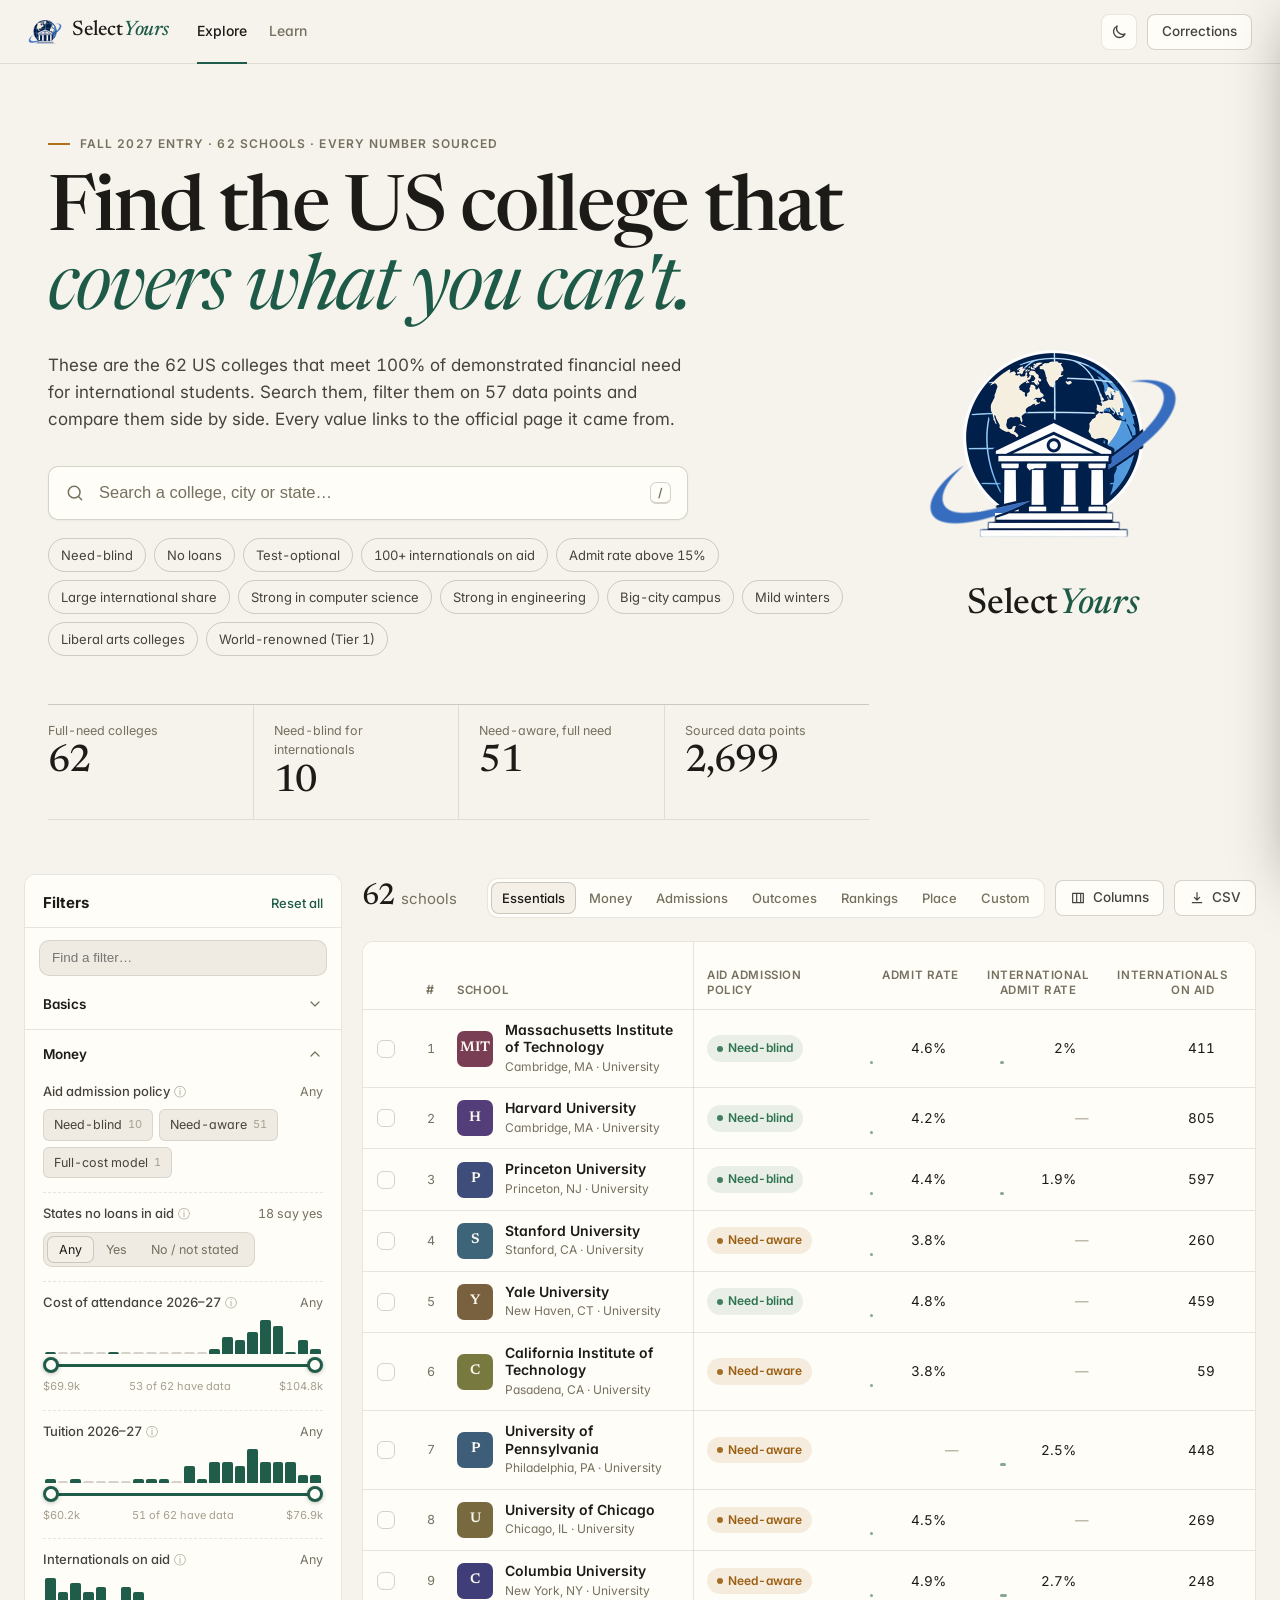
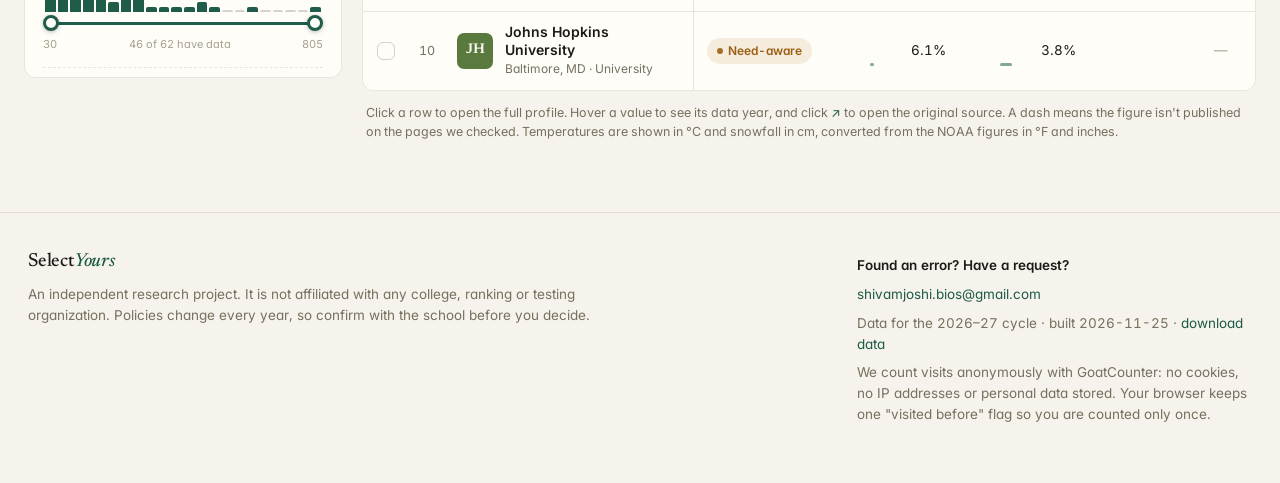
<file: site/index.html>
<!doctype html>
<html lang="en" data-theme="light">
<head>
<meta charset="utf-8">
<meta name="viewport" content="width=device-width, initial-scale=1">
<title>SelectYours: find a US college that meets your full financial need</title>
<meta name="description" content="Explore the 62 US colleges that meet 100% of demonstrated need for international students. Filter by aid, admit rates, tests, outcomes, rankings and climate. Every number is sourced.">
<link rel="icon" href="assets/favicon.ico" sizes="any">
<link rel="icon" href="assets/favicon-32.png" type="image/png" sizes="32x32">
<link rel="apple-touch-icon" href="assets/apple-touch-icon.png">
<link rel="preconnect" href="https://fonts.googleapis.com"><link rel="preconnect" href="https://fonts.gstatic.com" crossorigin>
<link href="https://fonts.googleapis.com/css2?family=Inter:wght@400;500;600;700&family=Newsreader:ital,opsz,wght@0,6..72,400;0,6..72,500;0,6..72,600;1,6..72,400;1,6..72,500&display=swap" rel="stylesheet">
<link rel="stylesheet" href="assets/app.css">
<script>try{var t=localStorage.getItem('sy-theme');if(t)document.documentElement.dataset.theme=t}catch(e){}</script>
</head>
<body class="page-explore">

<header class="topbar">
  <a class="logo" href="index.html" aria-label="SelectYours home"><img class="logo-mark for-light" src="assets/logo-96-light.png" width="34" height="34" alt=""><img class="logo-mark for-dark" src="assets/logo-96.png" width="34" height="34" alt=""><span class="logo-word">Select<b>Yours</b></span></a>
  <nav class="topnav" aria-label="Main">
    <a href="index.html" aria-current="page">Explore</a>
    <a href="learn.html">Learn</a>
  </nav>
  <div class="top-actions">
    <button class="icon-btn" id="theme-btn" type="button" aria-label="Switch light or dark theme" title="Switch theme"><svg viewBox="0 0 24 24"><path class="sun" d="M12 4V2m0 20v-2m8-8h2M2 12h2m13.66-5.66 1.41-1.41M4.93 19.07l1.41-1.41m0-11.32L4.93 4.93m14.14 14.14-1.41-1.41M12 7a5 5 0 1 0 0 10 5 5 0 0 0 0-10Z"/><path class="moon" d="M20 14.5A8 8 0 0 1 9.5 4a8 8 0 1 0 10.5 10.5Z"/></svg></button>
    <a class="pill-btn" href="mailto:shivamjoshi.bios@gmail.com?subject=SelectYours%20correction%20or%20request">Corrections</a>
  </div>
</header>

<section class="hero">
<div class="hero-main">
  <p class="eyebrow"><span class="dot"></span> Fall 2027 entry · 62 schools · every number sourced</p>
  <h1>Find the US college that<br><em>covers what you can't.</em></h1>
  <p class="hero-sub">These are the 62 US colleges that meet 100% of demonstrated financial need for international students. Search them, filter them on 57 data points and compare them side by side. Every value links to the official page it came from.</p>
  <div class="searchbar">
    <svg viewBox="0 0 24 24" aria-hidden="true"><circle cx="11" cy="11" r="7"/><path d="m20 20-3.5-3.5"/></svg>
    <input id="q" type="search" autocomplete="off" placeholder="Search a college, city or state…" aria-label="Search colleges">
    <kbd>/</kbd>
  </div>
  <div class="presets" id="presets" aria-label="Quick filters"></div>
  <dl class="stats" id="stats">
    <div><dt>Full-need colleges</dt><dd data-count="62">62</dd></div>
    <div><dt>Need-blind for internationals</dt><dd data-count="10">10</dd></div>
    <div><dt>Need-aware, full need</dt><dd data-count="51">51</dd></div>
    <div><dt>Sourced data points</dt><dd id="stat-points">—</dd></div>
  </dl>
</div>
<figure class="hero-mark" aria-hidden="true">
  <img class="for-light" src="assets/logo-512-light.png" width="256" height="256" alt="">
  <img class="for-dark" src="assets/logo-512.png" width="256" height="256" alt="">
  <figcaption class="logo-word">Select<b>Yours</b></figcaption>
</figure>
</section>

<main class="workspace" id="explore">
  <aside class="filters" id="filters" aria-label="Filters">
    <div class="filters-head">
      <h2>Filters <span class="badge" id="filter-count" hidden>0</span></h2>
      <button type="button" class="link-btn" id="reset-filters">Reset all</button>
      <button type="button" class="icon-btn close-filters" id="close-filters" aria-label="Close filters"><svg viewBox="0 0 24 24"><path d="M6 6l12 12M18 6 6 18"/></svg></button>
    </div>
    <div class="filter-find"><input id="filter-find" type="search" placeholder="Find a filter…" aria-label="Find a filter"></div>
    <div id="filter-groups"></div>
    <div class="filters-foot"><button type="button" class="btn-primary" id="filters-done">Show <span id="count-f">62</span> schools</button></div>
  </aside>

  <section class="results" aria-label="Results">
    <div class="toolbar">
      <div class="tb-left">
        <button type="button" class="pill-btn show-filters" id="open-filters"><svg viewBox="0 0 24 24"><path d="M4 6h16M7 12h10M10 18h4"/></svg> Filters <span class="badge" id="filter-count-m" hidden>0</span></button>
        <p class="count"><strong id="count">62</strong> <span id="count-label">schools</span></p>
        <p class="hidden-note" id="missing-note" hidden></p>
      </div>
      <div class="tb-right">
        <div class="sort-m"><label for="sort-m-k">Sort</label><select id="sort-m-k" class="fsel"></select><button type="button" class="icon-btn" id="sort-m-d" aria-label="Switch sort direction">↓</button></div>
        <div class="views" role="tablist" aria-label="Column sets" id="views"></div>
        <div class="menu-wrap">
          <button type="button" class="pill-btn" id="cols-btn" aria-expanded="false"><svg viewBox="0 0 24 24"><path d="M4 5h16v14H4zM10 5v14M16 5v14"/></svg> Columns</button>
          <div class="menu cols-menu" id="cols-menu" hidden></div>
        </div>
        <button type="button" class="pill-btn" id="export-btn" title="Download the filtered table as CSV, with a source link for every value"><svg viewBox="0 0 24 24"><path d="M12 4v11m0 0-4-4m4 4 4-4M5 19h14"/></svg> CSV</button>
      </div>
    </div>
    <div class="chips" id="active-chips"></div>
    <div class="table-shell">
      <table class="grid" id="grid"><thead></thead><tbody></tbody></table>
      <div class="empty-state" id="empty" hidden>
        <p class="big">No college matches all of these filters.</p>
        <p>Try loosening a range, or <button type="button" class="link-btn" id="empty-reset">reset all filters</button>.</p>
      </div>
    </div>
    <p class="table-foot">Click a row to open the full profile. Hover a value to see its data year, and click <span class="src-demo">↗</span> to open the original source. A dash means the figure isn't published on the pages we checked. Temperatures are shown in °C and snowfall in cm, converted from the NOAA figures in °F and inches.</p>
  </section>
</main>

<div class="tray" id="tray" hidden>
  <div class="tray-items" id="tray-items"></div>
  <button type="button" class="btn-primary" id="tray-compare">Compare</button>
  <button type="button" class="link-btn" id="tray-clear">Clear</button>
</div>

<div class="scrim" id="scrim" hidden></div>
<aside class="drawer" id="drawer" aria-label="School profile" aria-hidden="true" tabindex="-1"></aside>
<div class="modal" id="compare-modal" role="dialog" aria-modal="true" aria-label="Compare schools" hidden></div>
<div class="pop" id="pop" role="tooltip" hidden></div>

<footer class="footer">
  <div>
    <a class="logo small" href="index.html"><span class="logo-word">Select<b>Yours</b></span></a>
    <p>An independent research project. It is not affiliated with any college, ranking or testing organization. Policies change every year, so confirm with the school before you decide.</p>
  </div>
  <div>
    <p class="foot-h">Found an error? Have a request?</p>
    <p><a href="mailto:shivamjoshi.bios@gmail.com">shivamjoshi.bios@gmail.com</a></p>
    <p class="muted">Data for the 2026–27 cycle · built 2026-11-25 · <a href="data/university-metrics.csv">download data</a></p>
    <p class="muted">We count visits anonymously with GoatCounter: no cookies, no IP addresses or personal data stored. Your browser keeps one "visited before" flag so you are counted only once.</p>
  </div>
</footer>

<script src="assets/data.js"></script>
<script src="assets/app.js"></script>
<script data-goatcounter="https://selectyours.goatcounter.com/count" async src="https://gc.zgo.at/count.js"></script>
<script src="assets/visit.js"></script>
</body>
</html>
</file>
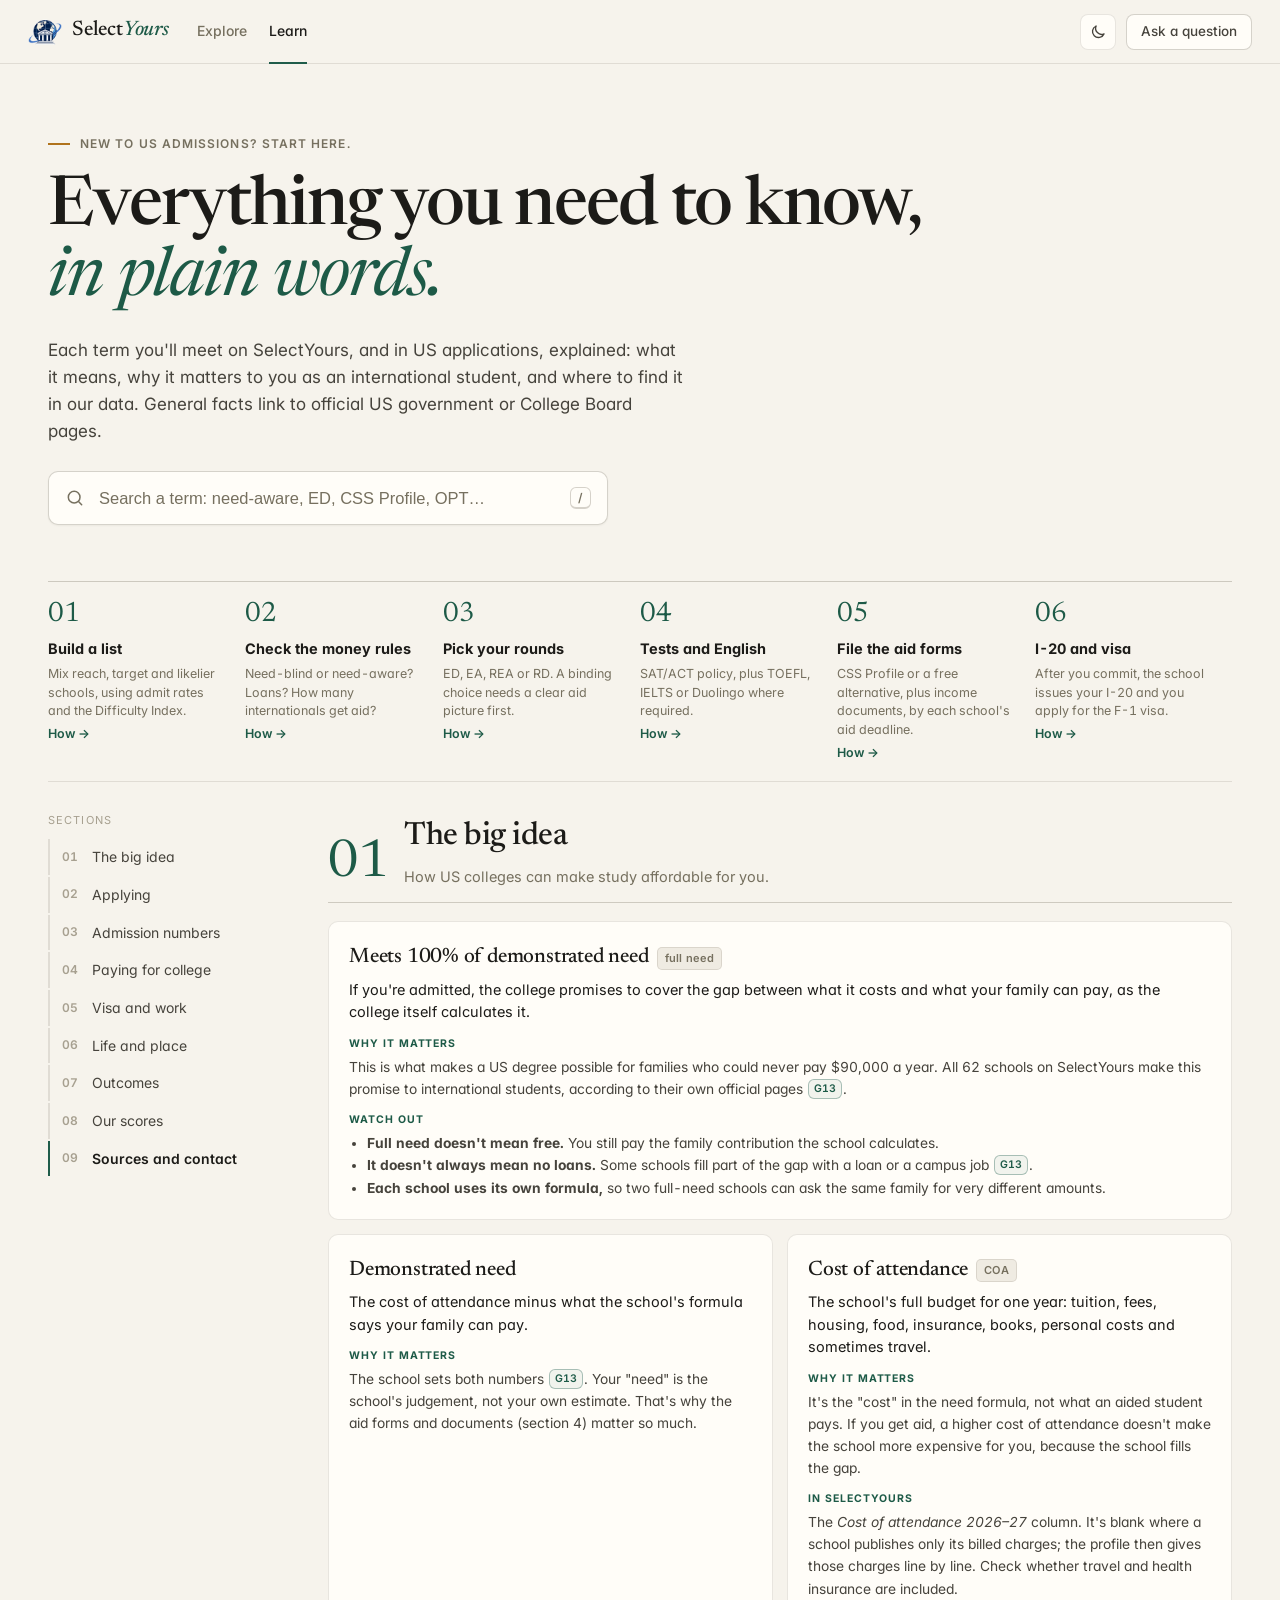
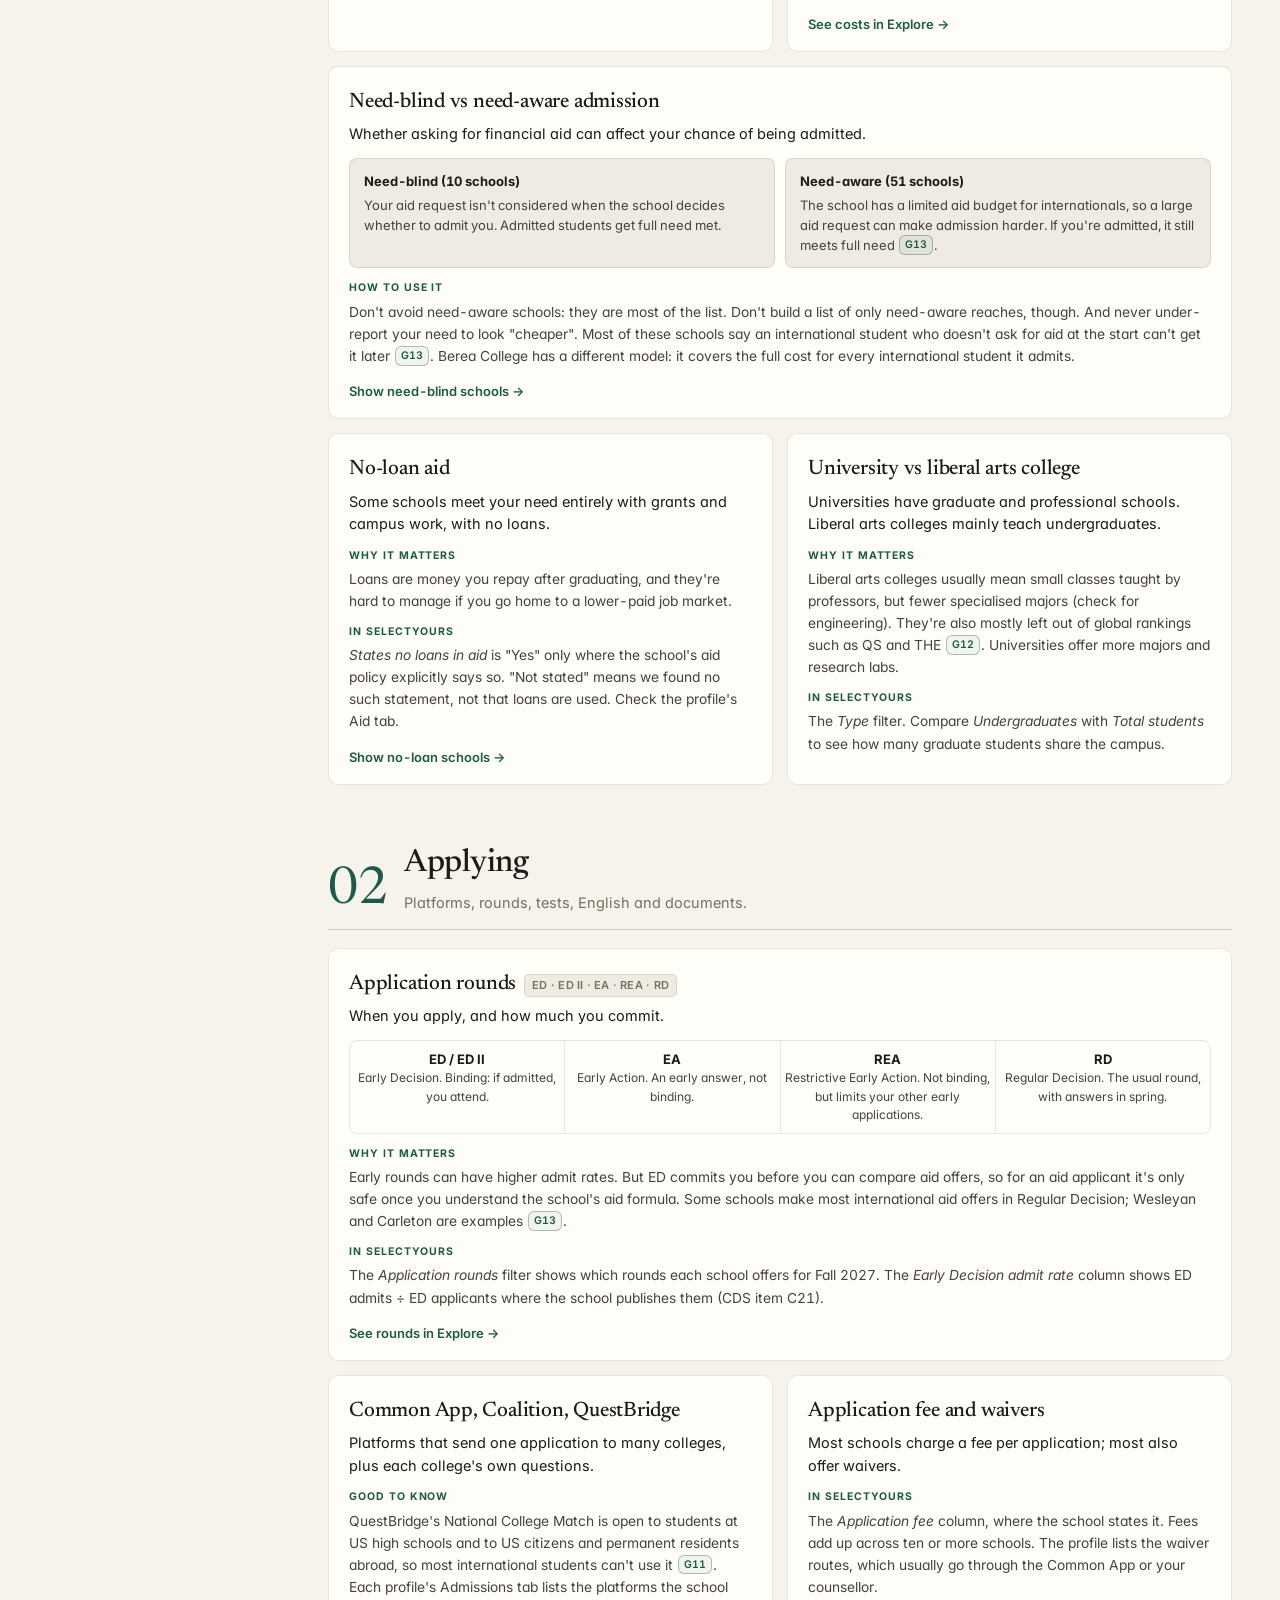
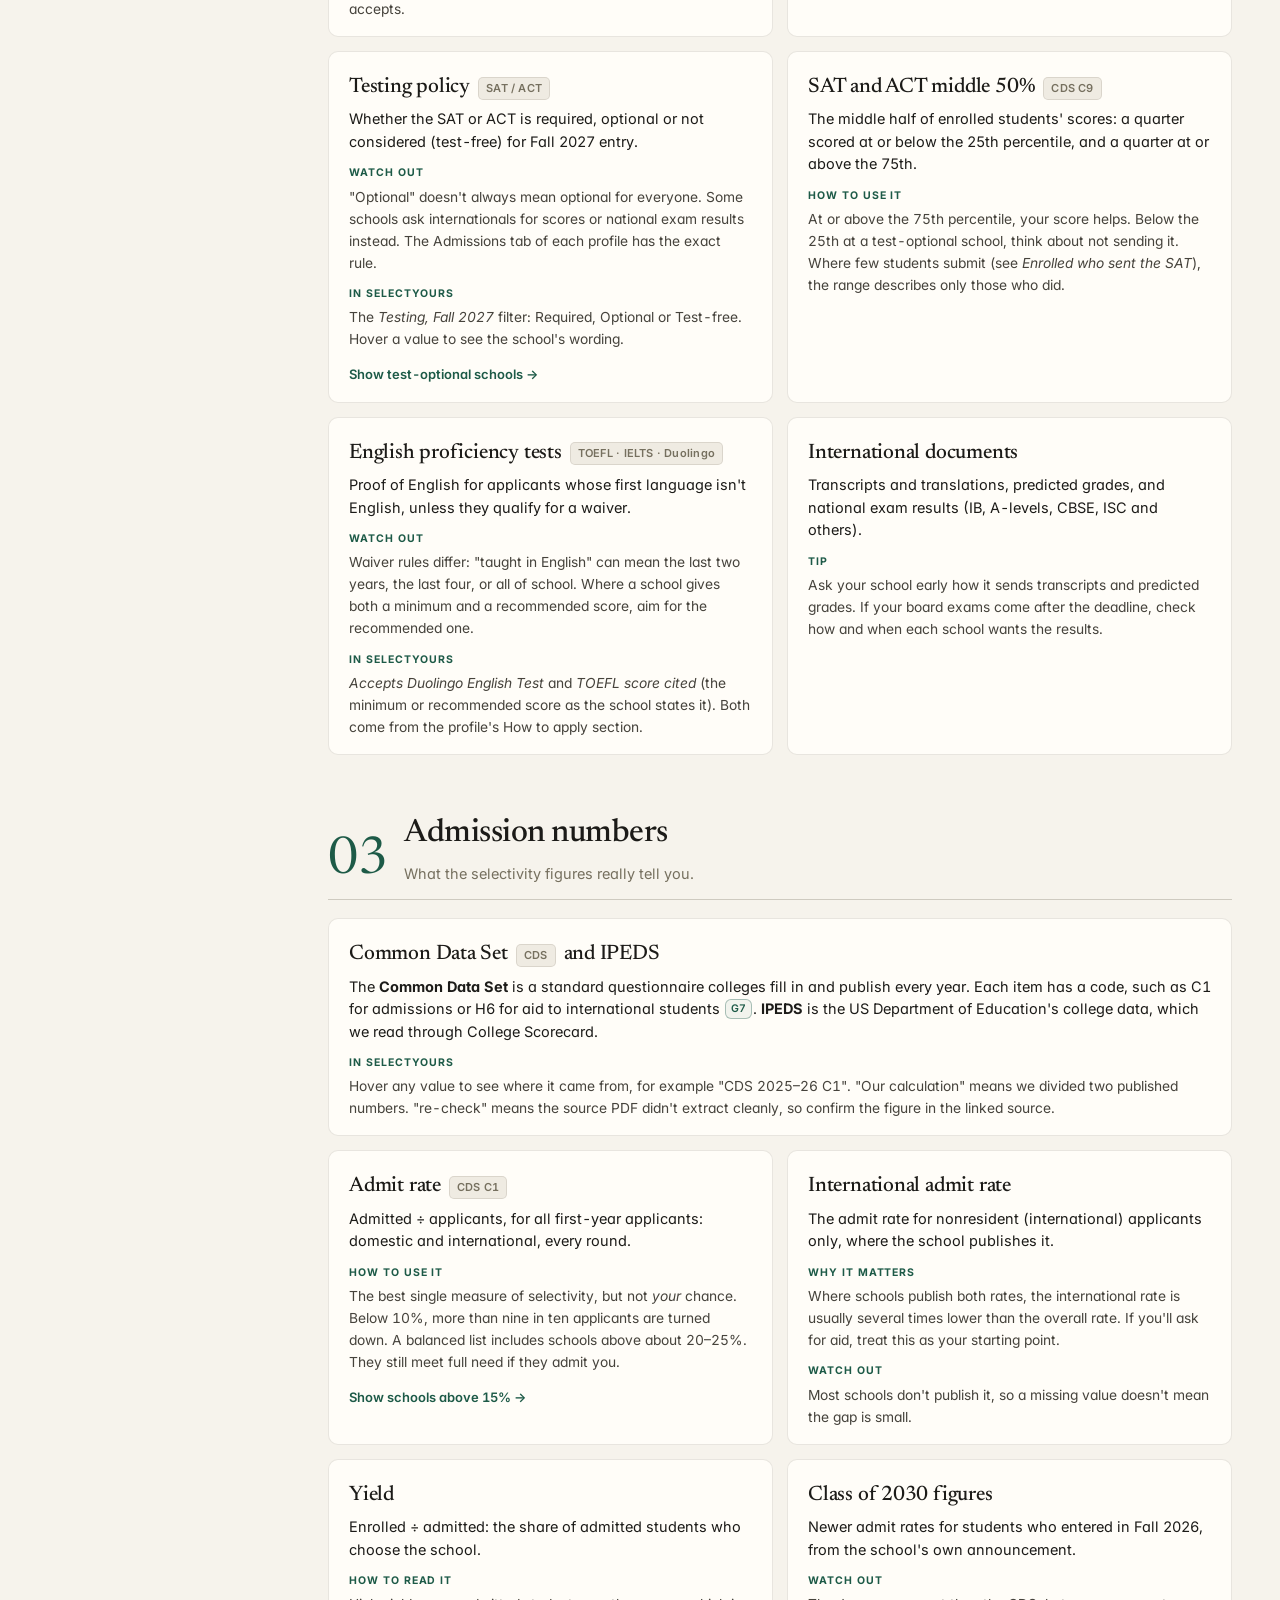
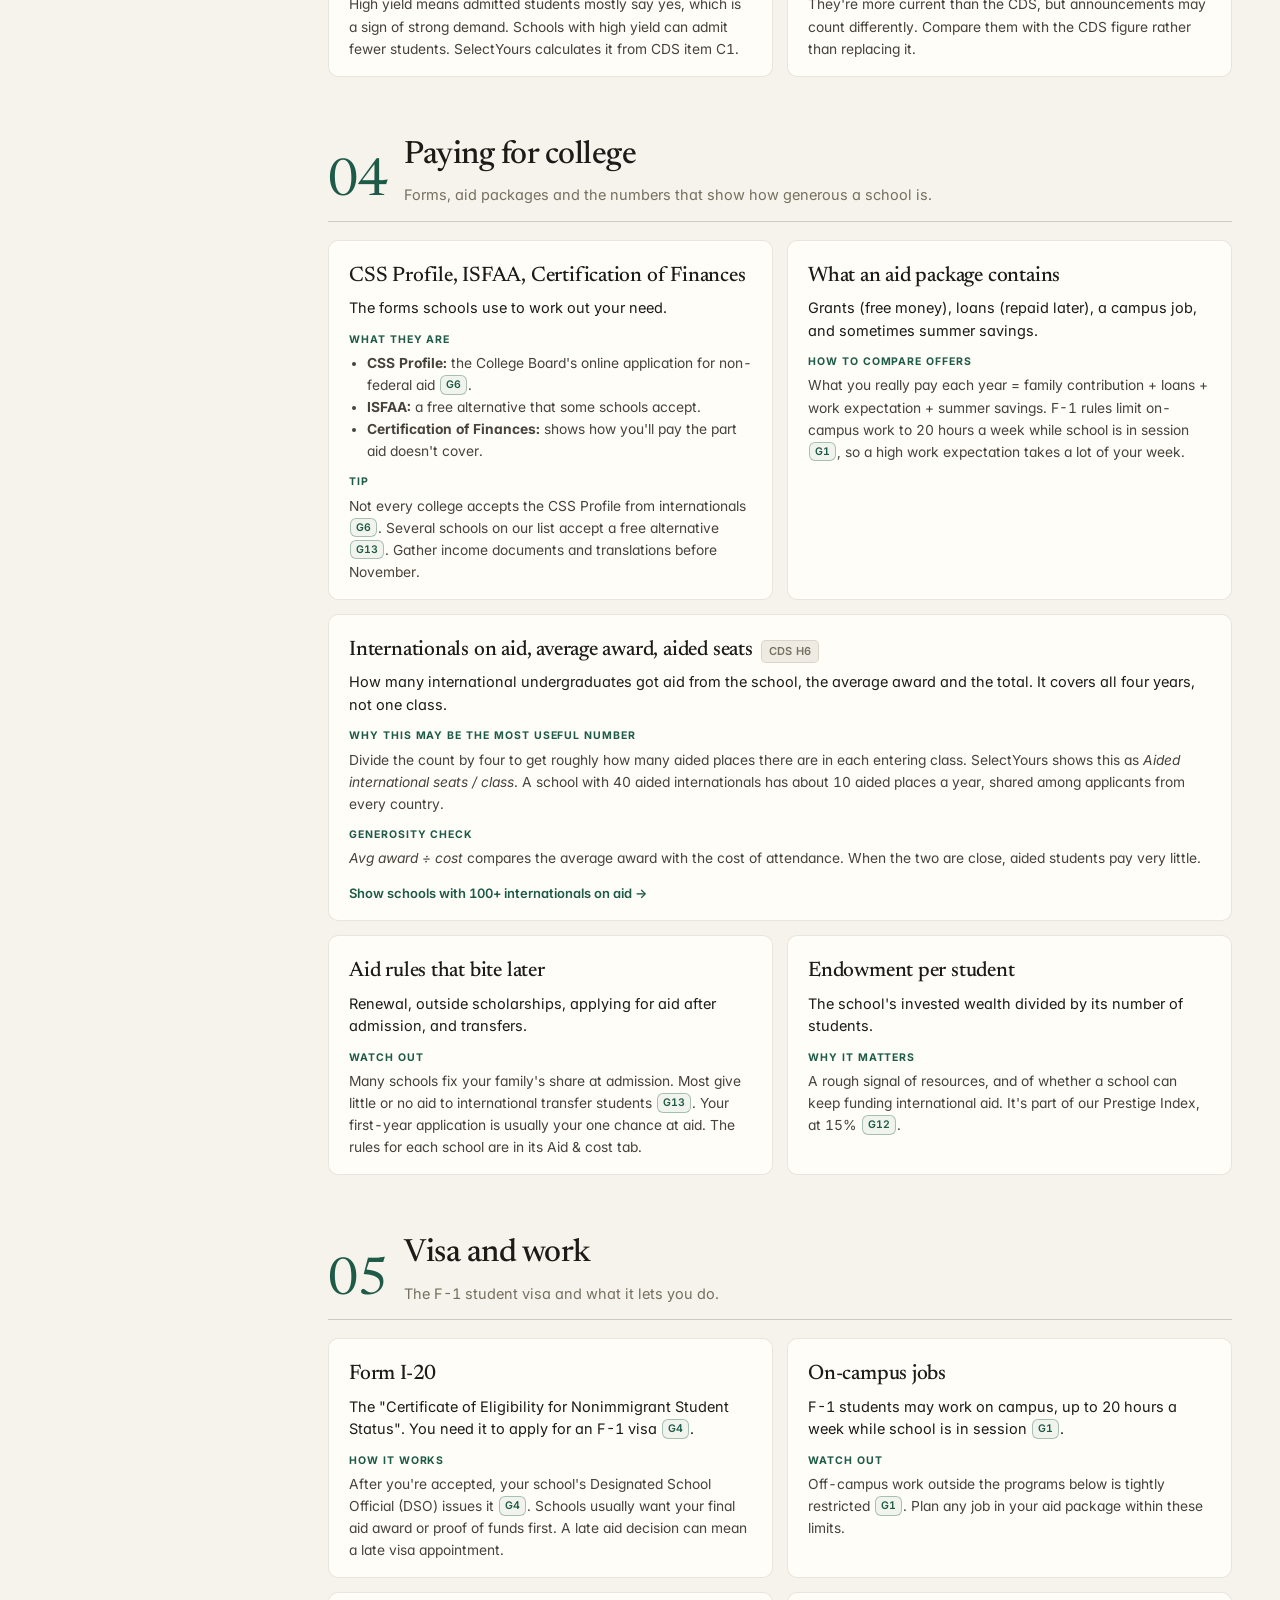
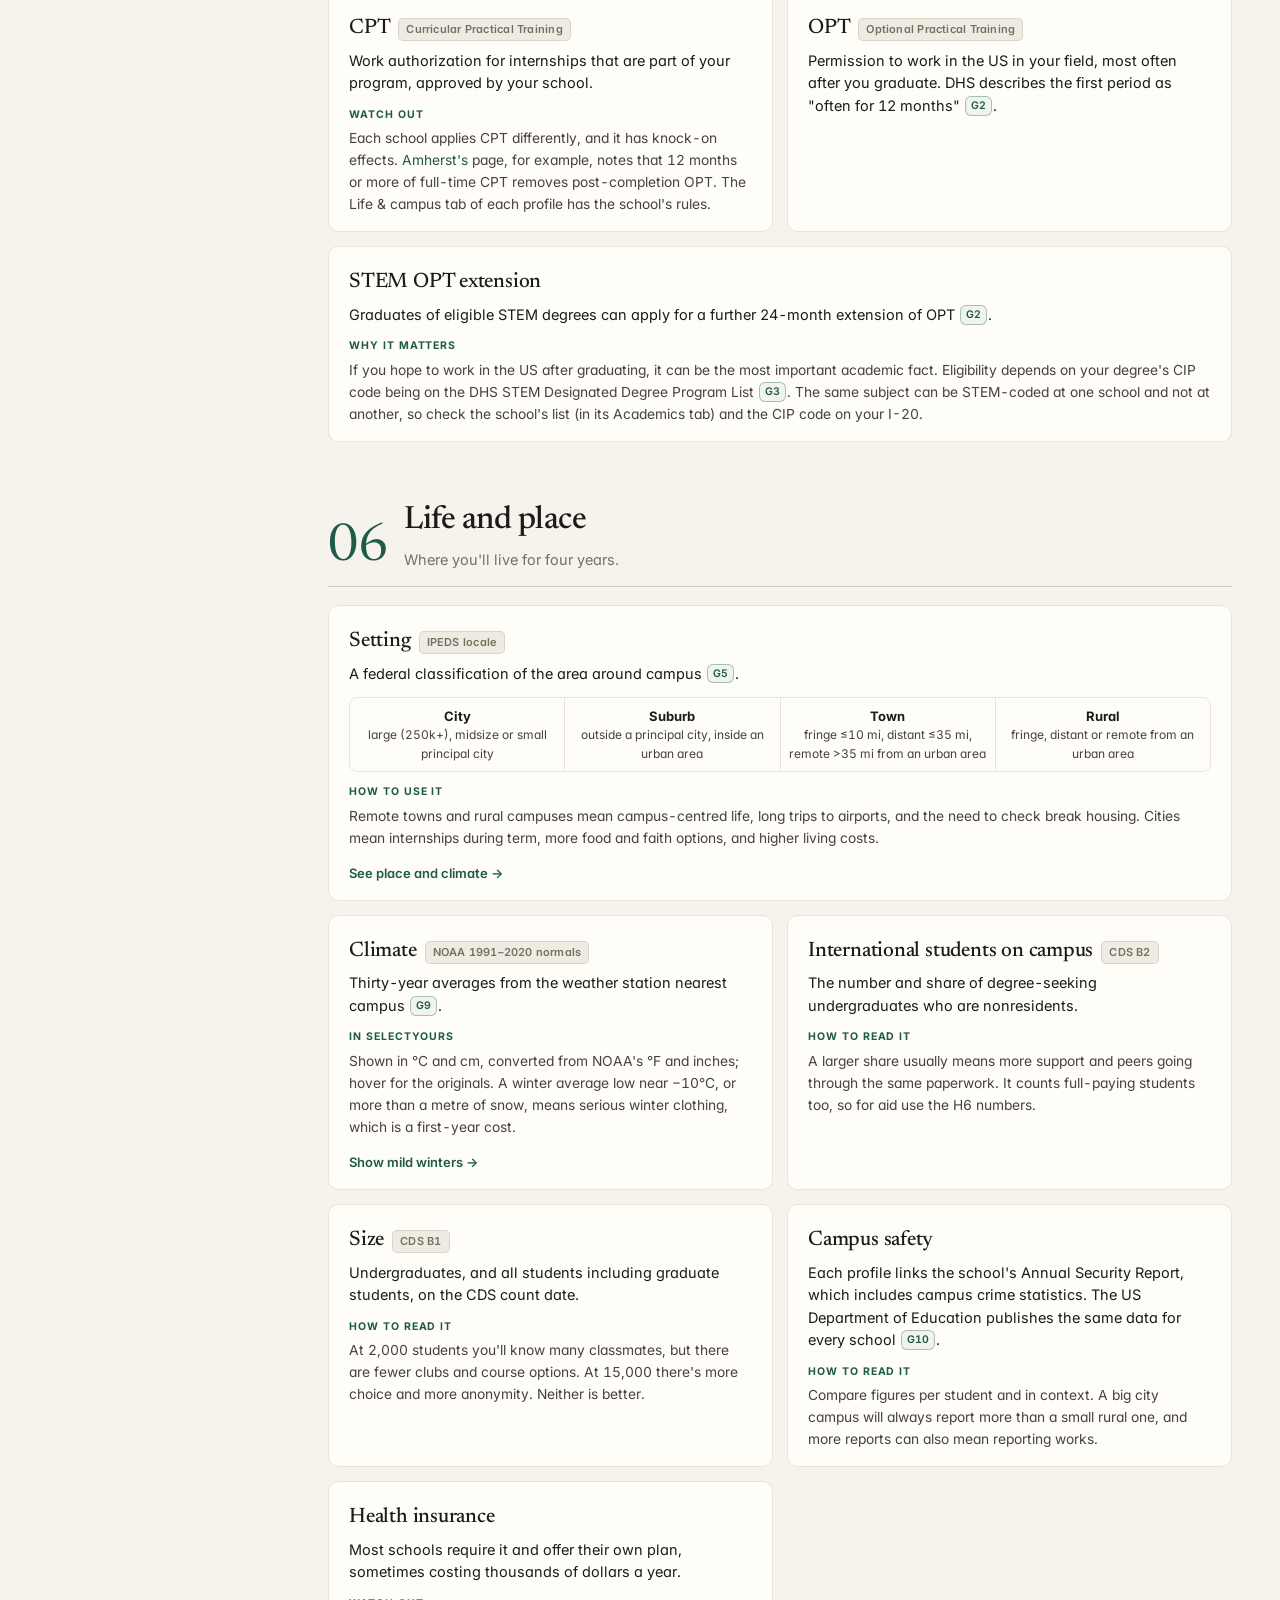
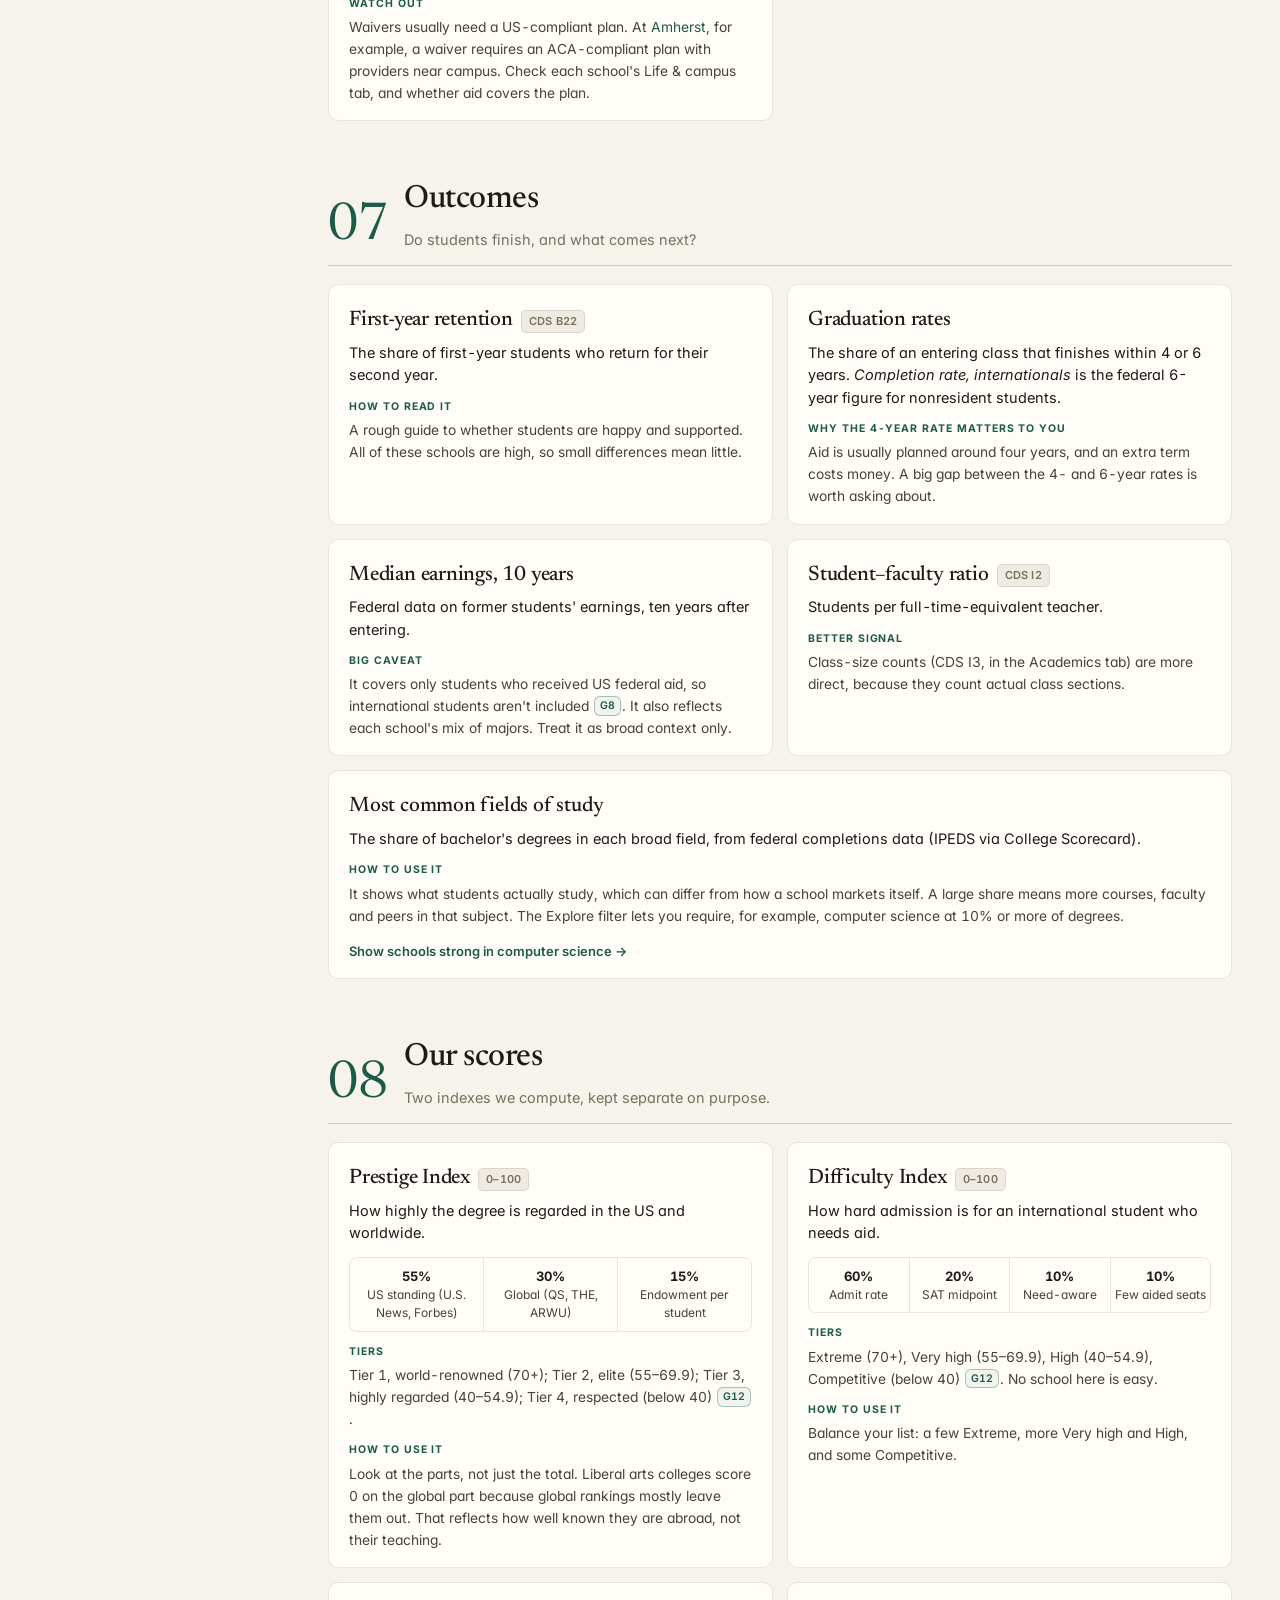
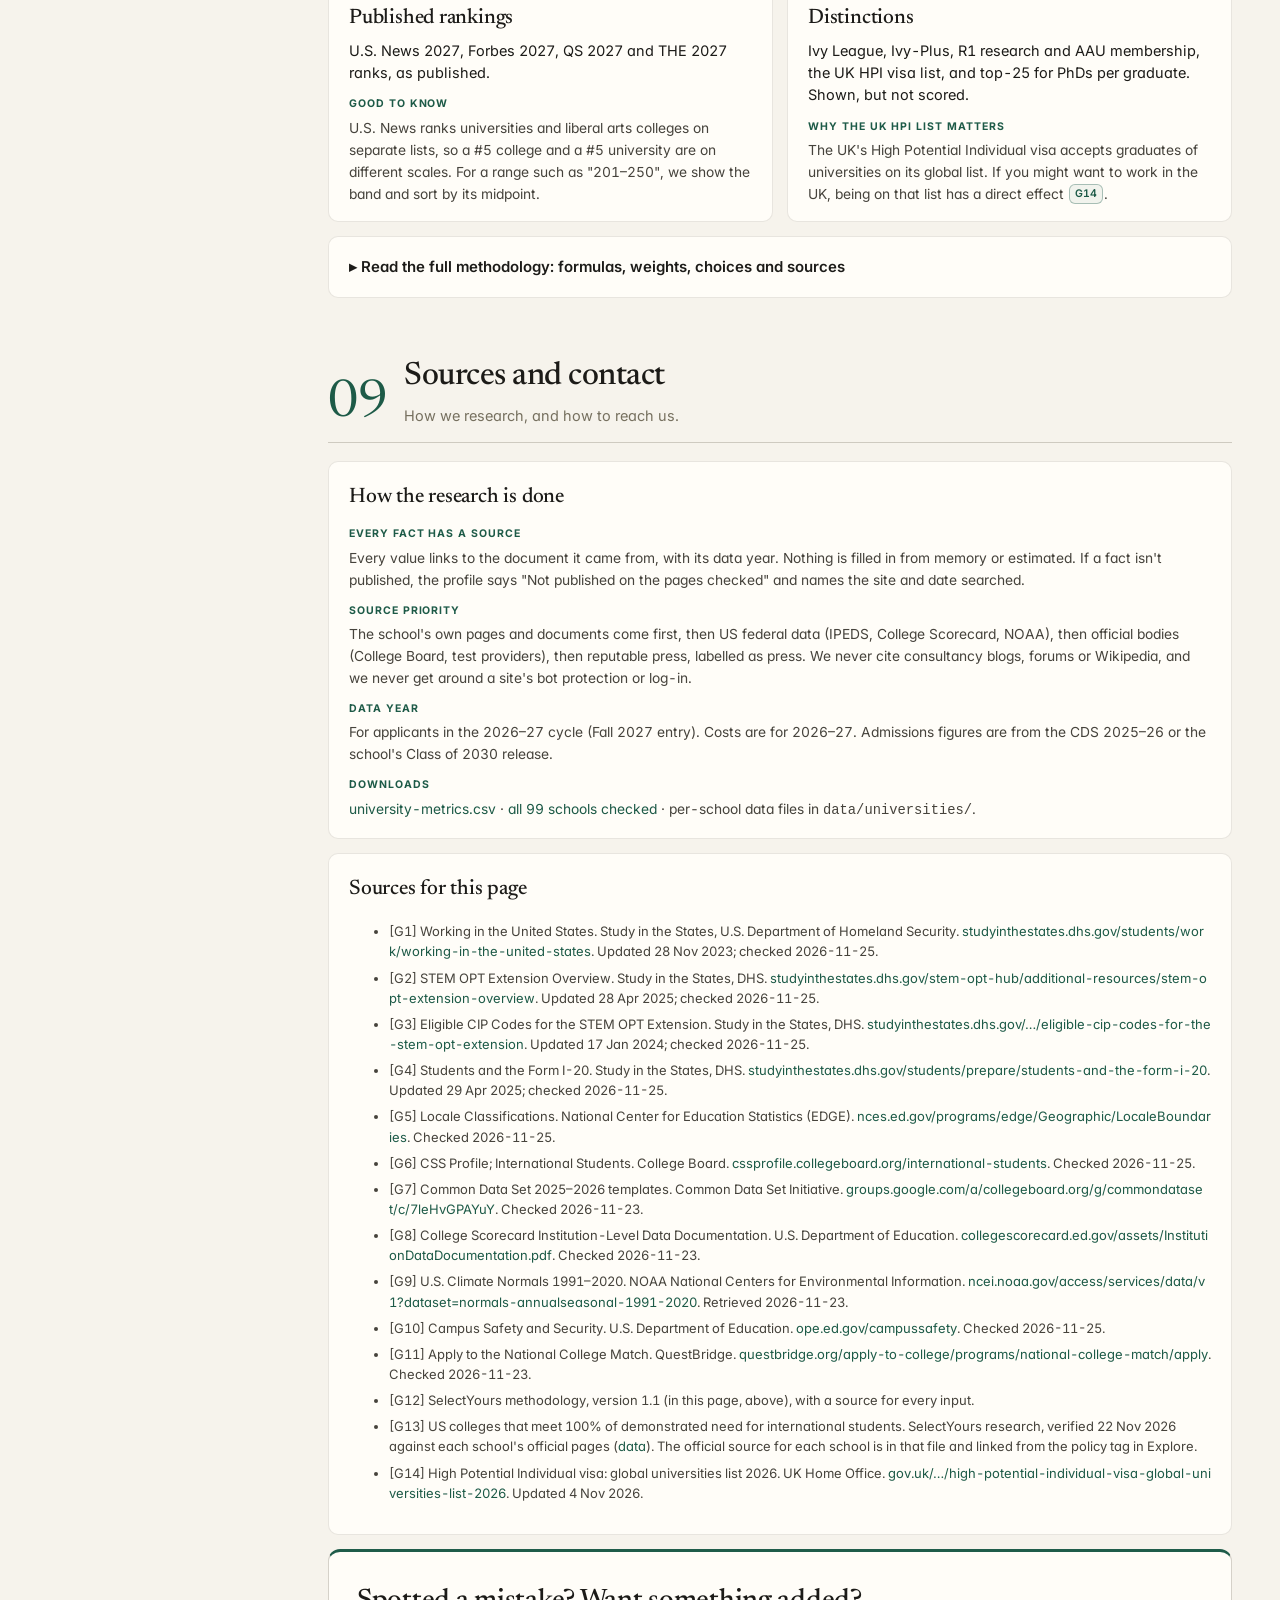
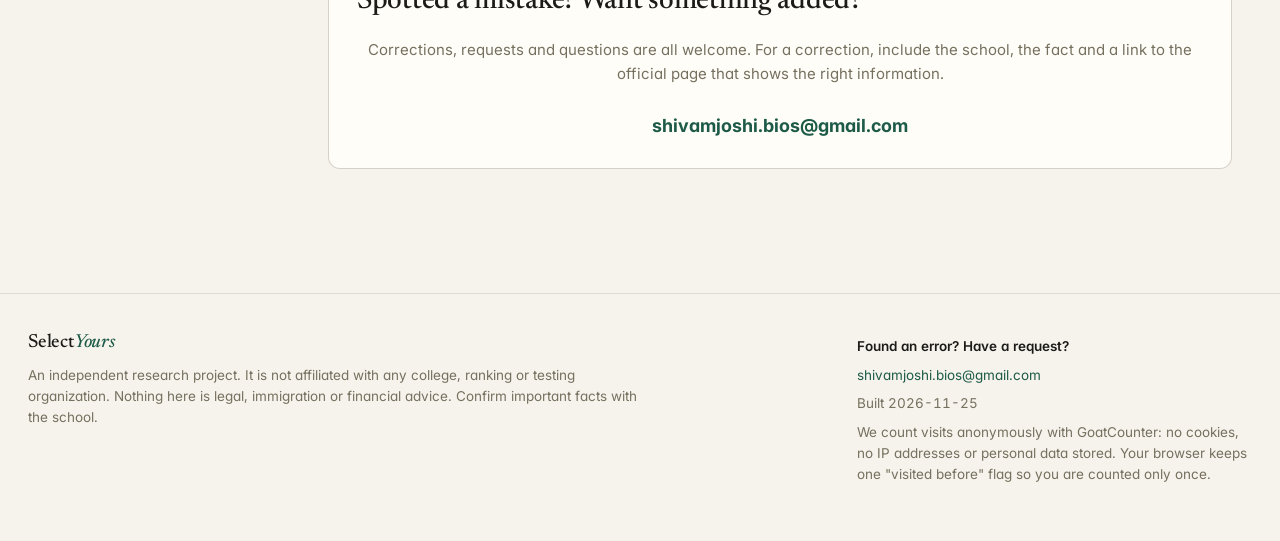
<file: site/learn.html>
<!doctype html>
<html lang="en" data-theme="light">
<head>
<meta charset="utf-8">
<meta name="viewport" content="width=device-width, initial-scale=1">
<title>Learn: US admissions and aid for international students · SelectYours</title>
<meta name="description" content="Every term you meet when applying to US colleges as an international student, explained in plain language: full-need aid, need-blind admission, Early Decision, the CSS Profile, the I-20, OPT and more.">
<link rel="icon" href="assets/favicon.ico" sizes="any">
<link rel="icon" href="assets/favicon-32.png" type="image/png" sizes="32x32">
<link rel="apple-touch-icon" href="assets/apple-touch-icon.png">
<link rel="preconnect" href="https://fonts.googleapis.com"><link rel="preconnect" href="https://fonts.gstatic.com" crossorigin>
<link href="https://fonts.googleapis.com/css2?family=Inter:wght@400;500;600;700&family=Newsreader:ital,opsz,wght@0,6..72,400;0,6..72,500;0,6..72,600;1,6..72,400;1,6..72,500&display=swap" rel="stylesheet">
<link rel="stylesheet" href="assets/app.css">
<script>try{var t=localStorage.getItem('sy-theme');if(t)document.documentElement.dataset.theme=t}catch(e){}</script>
</head>
<body class="page-learn">

<header class="topbar">
  <a class="logo" href="index.html" aria-label="SelectYours home"><img class="logo-mark for-light" src="assets/logo-96-light.png" width="34" height="34" alt=""><img class="logo-mark for-dark" src="assets/logo-96.png" width="34" height="34" alt=""><span class="logo-word">Select<b>Yours</b></span></a>
  <nav class="topnav" aria-label="Main">
    <a href="index.html">Explore</a>
    <a href="learn.html" aria-current="page">Learn</a>
  </nav>
  <div class="top-actions">
    <button class="icon-btn" id="theme-btn" type="button" aria-label="Switch light or dark theme" title="Switch theme"><svg viewBox="0 0 24 24"><path class="sun" d="M12 4V2m0 20v-2m8-8h2M2 12h2m13.66-5.66 1.41-1.41M4.93 19.07l1.41-1.41m0-11.32L4.93 4.93m14.14 14.14-1.41-1.41M12 7a5 5 0 1 0 0 10 5 5 0 0 0 0-10Z"/><path class="moon" d="M20 14.5A8 8 0 0 1 9.5 4a8 8 0 1 0 10.5 10.5Z"/></svg></button>
    <a class="pill-btn" href="mailto:shivamjoshi.bios@gmail.com?subject=SelectYours%20question">Ask a question</a>
  </div>
</header>

<section class="learn-hero">
  <p class="eyebrow"><span class="dot"></span> New to US admissions? Start here.</p>
  <h1>Everything you need to know,<br><em>in plain words.</em></h1>
  <p class="hero-sub">Each term you'll meet on SelectYours, and in US applications, explained: what it means, why it matters to you as an international student, and where to find it in our data. General facts link to official US government or College Board pages.</p>
  <div class="searchbar lsearch">
    <svg viewBox="0 0 24 24" aria-hidden="true"><circle cx="11" cy="11" r="7"/><path d="m20 20-3.5-3.5"/></svg>
    <input id="lq" type="search" autocomplete="off" placeholder="Search a term: need-aware, ED, CSS Profile, OPT…" aria-label="Search terms">
    <kbd>/</kbd>
  </div>
</section>

<div class="path" aria-label="Your path, step by step">
  <div class="step"><h3>Build a list</h3><p>Mix reach, target and likelier schools, using admit rates and the Difficulty Index.</p><a href="#difficulty-index">How →</a></div>
  <div class="step"><h3>Check the money rules</h3><p>Need-blind or need-aware? Loans? How many internationals get aid?</p><a href="#need-blind">How →</a></div>
  <div class="step"><h3>Pick your rounds</h3><p>ED, EA, REA or RD. A binding choice needs a clear aid picture first.</p><a href="#early-rounds">How →</a></div>
  <div class="step"><h3>Tests and English</h3><p>SAT/ACT policy, plus TOEFL, IELTS or Duolingo where required.</p><a href="#test-policy">How →</a></div>
  <div class="step"><h3>File the aid forms</h3><p>CSS Profile or a free alternative, plus income documents, by each school's aid deadline.</p><a href="#css-profile">How →</a></div>
  <div class="step"><h3>I-20 and visa</h3><p>After you commit, the school issues your I-20 and you apply for the F-1 visa.</p><a href="#i20">How →</a></div>
</div>

<div class="learn-wrap">
  <nav class="lnav" aria-label="Sections">
    <p>Sections</p>
    <a href="#basics"><span>01</span> The big idea</a>
    <a href="#applying"><span>02</span> Applying</a>
    <a href="#numbers"><span>03</span> Admission numbers</a>
    <a href="#money"><span>04</span> Paying for college</a>
    <a href="#visa"><span>05</span> Visa and work</a>
    <a href="#life"><span>06</span> Life and place</a>
    <a href="#outcomes"><span>07</span> Outcomes</a>
    <a href="#scores"><span>08</span> Our scores</a>
    <a href="#trust"><span>09</span> Sources and contact</a>
  </nav>

  <div class="lcontent">
    <p class="no-results" id="no-results" hidden>No term matches that search. Try a different word, or <a href="mailto:shivamjoshi.bios@gmail.com">ask us</a>.</p>

    <!-- 1 -->
    <section class="lsec" id="basics">
      <div class="lsec-h"><span class="num">01</span><div><h2>The big idea</h2><p>How US colleges can make study affordable for you.</p></div></div>
      <div class="cards">
        <article class="card wide" id="full-need">
          <h3>Meets 100% of demonstrated need <span class="aka">full need</span></h3>
          <p class="tldr">If you're admitted, the college promises to cover the gap between what it costs and what your family can pay, as the college itself calculates it.</p>
          <dl>
            <dt>Why it matters</dt><dd>This is what makes a US degree possible for families who could never pay $90,000 a year. All 62 schools on SelectYours make this promise to international students, according to their own official pages <a class="cite" href="#src-G13">G13</a>.</dd>
            <dt>Watch out</dt><dd><ul><li><strong>Full need doesn't mean free.</strong> You still pay the family contribution the school calculates.</li><li><strong>It doesn't always mean no loans.</strong> Some schools fill part of the gap with a loan or a campus job <a class="cite" href="#src-G13">G13</a>.</li><li><strong>Each school uses its own formula,</strong> so two full-need schools can ask the same family for very different amounts.</li></ul></dd>
          </dl>
        </article>
        <article class="card" id="demonstrated-need">
          <h3>Demonstrated need</h3>
          <p class="tldr">The cost of attendance minus what the school's formula says your family can pay.</p>
          <dl><dt>Why it matters</dt><dd>The school sets both numbers <a class="cite" href="#src-G13">G13</a>. Your "need" is the school's judgement, not your own estimate. That's why the aid forms and documents (section 4) matter so much.</dd></dl>
        </article>
        <article class="card" id="coa">
          <h3>Cost of attendance <span class="aka">COA</span></h3>
          <p class="tldr">The school's full budget for one year: tuition, fees, housing, food, insurance, books, personal costs and sometimes travel.</p>
          <dl>
            <dt>Why it matters</dt><dd>It's the "cost" in the need formula, not what an aided student pays. If you get aid, a higher cost of attendance doesn't make the school more expensive for you, because the school fills the gap.</dd>
            <dt>In SelectYours</dt><dd>The <em>Cost of attendance 2026–27</em> column. It's blank where a school publishes only its billed charges; the profile then gives those charges line by line. Check whether travel and health insurance are included.</dd>
          </dl>
          <a class="go" href="index.html#view=money">See costs in Explore →</a>
        </article>
        <article class="card wide" id="need-blind">
          <h3>Need-blind vs need-aware admission</h3>
          <p class="tldr">Whether asking for financial aid can affect your chance of being admitted.</p>
          <div class="duo">
            <div><b>Need-blind (10 schools)</b>Your aid request isn't considered when the school decides whether to admit you. Admitted students get full need met.</div>
            <div><b>Need-aware (51 schools)</b>The school has a limited aid budget for internationals, so a large aid request can make admission harder. If you're admitted, it still meets full need <a class="cite" href="#src-G13">G13</a>.</div>
          </div>
          <dl>
            <dt>How to use it</dt><dd>Don't avoid need-aware schools: they are most of the list. Don't build a list of only need-aware reaches, though. And never under-report your need to look "cheaper". Most of these schools say an international student who doesn't ask for aid at the start can't get it later <a class="cite" href="#src-G13">G13</a>. Berea College has a different model: it covers the full cost for every international student it admits.</dd>
          </dl>
          <a class="go" href="index.html#preset=blind">Show need-blind schools →</a>
        </article>
        <article class="card" id="loans">
          <h3>No-loan aid</h3>
          <p class="tldr">Some schools meet your need entirely with grants and campus work, with no loans.</p>
          <dl>
            <dt>Why it matters</dt><dd>Loans are money you repay after graduating, and they're hard to manage if you go home to a lower-paid job market.</dd>
            <dt>In SelectYours</dt><dd><em>States no loans in aid</em> is "Yes" only where the school's aid policy explicitly says so. "Not stated" means we found no such statement, not that loans are used. Check the profile's Aid tab.</dd>
          </dl>
          <a class="go" href="index.html#preset=noloans">Show no-loan schools →</a>
        </article>
        <article class="card" id="type">
          <h3>University vs liberal arts college</h3>
          <p class="tldr">Universities have graduate and professional schools. Liberal arts colleges mainly teach undergraduates.</p>
          <dl>
            <dt>Why it matters</dt><dd>Liberal arts colleges usually mean small classes taught by professors, but fewer specialised majors (check for engineering). They're also mostly left out of global rankings such as QS and THE <a class="cite" href="#src-G12">G12</a>. Universities offer more majors and research labs.</dd>
            <dt>In SelectYours</dt><dd>The <em>Type</em> filter. Compare <em>Undergraduates</em> with <em>Total students</em> to see how many graduate students share the campus.</dd>
          </dl>
        </article>
      </div>
    </section>

    <!-- 2 -->
    <section class="lsec" id="applying">
      <div class="lsec-h"><span class="num">02</span><div><h2>Applying</h2><p>Platforms, rounds, tests, English and documents.</p></div></div>
      <div class="cards">
        <article class="card wide" id="early-rounds">
          <h3>Application rounds <span class="aka">ED · ED II · EA · REA · RD</span></h3>
          <p class="tldr">When you apply, and how much you commit.</p>
          <div class="scale">
            <div><b>ED / ED II</b>Early Decision. Binding: if admitted, you attend.</div>
            <div><b>EA</b>Early Action. An early answer, not binding.</div>
            <div><b>REA</b>Restrictive Early Action. Not binding, but limits your other early applications.</div>
            <div><b>RD</b>Regular Decision. The usual round, with answers in spring.</div>
          </div>
          <dl>
            <dt>Why it matters</dt><dd>Early rounds can have higher admit rates. But ED commits you before you can compare aid offers, so for an aid applicant it's only safe once you understand the school's aid formula. Some schools make most international aid offers in Regular Decision; Wesleyan and Carleton are examples <a class="cite" href="#src-G13">G13</a>.</dd>
            <dt>In SelectYours</dt><dd>The <em>Application rounds</em> filter shows which rounds each school offers for Fall 2027. The <em>Early Decision admit rate</em> column shows ED admits ÷ ED applicants where the school publishes them (CDS item C21).</dd>
          </dl>
          <a class="go" href="index.html#view=admissions">See rounds in Explore →</a>
        </article>
        <article class="card" id="common-app">
          <h3>Common App, Coalition, QuestBridge</h3>
          <p class="tldr">Platforms that send one application to many colleges, plus each college's own questions.</p>
          <dl><dt>Good to know</dt><dd>QuestBridge's National College Match is open to students at US high schools and to US citizens and permanent residents abroad, so most international students can't use it <a class="cite" href="#src-G11">G11</a>. Each profile's Admissions tab lists the platforms the school accepts.</dd></dl>
        </article>
        <article class="card" id="fees">
          <h3>Application fee and waivers</h3>
          <p class="tldr">Most schools charge a fee per application; most also offer waivers.</p>
          <dl><dt>In SelectYours</dt><dd>The <em>Application fee</em> column, where the school states it. Fees add up across ten or more schools. The profile lists the waiver routes, which usually go through the Common App or your counsellor.</dd></dl>
        </article>
        <article class="card" id="test-policy">
          <h3>Testing policy <span class="aka">SAT / ACT</span></h3>
          <p class="tldr">Whether the SAT or ACT is required, optional or not considered (test-free) for Fall 2027 entry.</p>
          <dl>
            <dt>Watch out</dt><dd>"Optional" doesn't always mean optional for everyone. Some schools ask internationals for scores or national exam results instead. The Admissions tab of each profile has the exact rule.</dd>
            <dt>In SelectYours</dt><dd>The <em>Testing, Fall 2027</em> filter: Required, Optional or Test-free. Hover a value to see the school's wording.</dd>
          </dl>
          <a class="go" href="index.html#preset=testopt">Show test-optional schools →</a>
        </article>
        <article class="card" id="sat">
          <h3>SAT and ACT middle 50% <span class="aka">CDS C9</span></h3>
          <p class="tldr">The middle half of enrolled students' scores: a quarter scored at or below the 25th percentile, and a quarter at or above the 75th.</p>
          <dl>
            <dt>How to use it</dt><dd>At or above the 75th percentile, your score helps. Below the 25th at a test-optional school, think about not sending it. Where few students submit (see <em>Enrolled who sent the SAT</em>), the range describes only those who did.</dd>
          </dl>
        </article>
        <article class="card" id="english">
          <h3>English proficiency tests <span class="aka">TOEFL · IELTS · Duolingo</span></h3>
          <p class="tldr">Proof of English for applicants whose first language isn't English, unless they qualify for a waiver.</p>
          <dl>
            <dt>Watch out</dt><dd>Waiver rules differ: "taught in English" can mean the last two years, the last four, or all of school. Where a school gives both a minimum and a recommended score, aim for the recommended one.</dd>
            <dt>In SelectYours</dt><dd><em>Accepts Duolingo English Test</em> and <em>TOEFL score cited</em> (the minimum or recommended score as the school states it). Both come from the profile's How to apply section.</dd>
          </dl>
        </article>
        <article class="card" id="documents">
          <h3>International documents</h3>
          <p class="tldr">Transcripts and translations, predicted grades, and national exam results (IB, A-levels, CBSE, ISC and others).</p>
          <dl><dt>Tip</dt><dd>Ask your school early how it sends transcripts and predicted grades. If your board exams come after the deadline, check how and when each school wants the results.</dd></dl>
        </article>
      </div>
    </section>

    <!-- 3 -->
    <section class="lsec" id="numbers">
      <div class="lsec-h"><span class="num">03</span><div><h2>Admission numbers</h2><p>What the selectivity figures really tell you.</p></div></div>
      <div class="cards">
        <article class="card wide" id="cds">
          <h3>Common Data Set <span class="aka">CDS</span> and IPEDS</h3>
          <p class="tldr">The <strong>Common Data Set</strong> is a standard questionnaire colleges fill in and publish every year. Each item has a code, such as C1 for admissions or H6 for aid to international students <a class="cite" href="#src-G7">G7</a>. <strong>IPEDS</strong> is the US Department of Education's college data, which we read through College Scorecard.</p>
          <dl><dt>In SelectYours</dt><dd>Hover any value to see where it came from, for example "CDS 2025–26 C1". "Our calculation" means we divided two published numbers. "re-check" means the source PDF didn't extract cleanly, so confirm the figure in the linked source.</dd></dl>
        </article>
        <article class="card" id="admit-rate">
          <h3>Admit rate <span class="aka">CDS C1</span></h3>
          <p class="tldr">Admitted ÷ applicants, for all first-year applicants: domestic and international, every round.</p>
          <dl>
            <dt>How to use it</dt><dd>The best single measure of selectivity, but not <em>your</em> chance. Below 10%, more than nine in ten applicants are turned down. A balanced list includes schools above about 20–25%. They still meet full need if they admit you.</dd>
          </dl>
          <a class="go" href="index.html#preset=reach">Show schools above 15% →</a>
        </article>
        <article class="card" id="intl-admit-rate">
          <h3>International admit rate</h3>
          <p class="tldr">The admit rate for nonresident (international) applicants only, where the school publishes it.</p>
          <dl>
            <dt>Why it matters</dt><dd>Where schools publish both rates, the international rate is usually several times lower than the overall rate. If you'll ask for aid, treat this as your starting point.</dd>
            <dt>Watch out</dt><dd>Most schools don't publish it, so a missing value doesn't mean the gap is small.</dd>
          </dl>
        </article>
        <article class="card" id="yield">
          <h3>Yield</h3>
          <p class="tldr">Enrolled ÷ admitted: the share of admitted students who choose the school.</p>
          <dl><dt>How to read it</dt><dd>High yield means admitted students mostly say yes, which is a sign of strong demand. Schools with high yield can admit fewer students. SelectYours calculates it from CDS item C1.</dd></dl>
        </article>
        <article class="card" id="class-2030">
          <h3>Class of 2030 figures</h3>
          <p class="tldr">Newer admit rates for students who entered in Fall 2026, from the school's own announcement.</p>
          <dl><dt>Watch out</dt><dd>They're more current than the CDS, but announcements may count differently. Compare them with the CDS figure rather than replacing it.</dd></dl>
        </article>
      </div>
    </section>

    <!-- 4 -->
    <section class="lsec" id="money">
      <div class="lsec-h"><span class="num">04</span><div><h2>Paying for college</h2><p>Forms, aid packages and the numbers that show how generous a school is.</p></div></div>
      <div class="cards">
        <article class="card" id="css-profile">
          <h3>CSS Profile, ISFAA, Certification of Finances</h3>
          <p class="tldr">The forms schools use to work out your need.</p>
          <dl>
            <dt>What they are</dt><dd><ul><li><strong>CSS Profile:</strong> the College Board's online application for non-federal aid <a class="cite" href="#src-G6">G6</a>.</li><li><strong>ISFAA:</strong> a free alternative that some schools accept.</li><li><strong>Certification of Finances:</strong> shows how you'll pay the part aid doesn't cover.</li></ul></dd>
            <dt>Tip</dt><dd>Not every college accepts the CSS Profile from internationals <a class="cite" href="#src-G6">G6</a>. Several schools on our list accept a free alternative <a class="cite" href="#src-G13">G13</a>. Gather income documents and translations before November.</dd>
          </dl>
        </article>
        <article class="card" id="package">
          <h3>What an aid package contains</h3>
          <p class="tldr">Grants (free money), loans (repaid later), a campus job, and sometimes summer savings.</p>
          <dl><dt>How to compare offers</dt><dd>What you really pay each year = family contribution + loans + work expectation + summer savings. F-1 rules limit on-campus work to 20 hours a week while school is in session <a class="cite" href="#src-G1">G1</a>, so a high work expectation takes a lot of your week.</dd></dl>
        </article>
        <article class="card wide" id="h6">
          <h3>Internationals on aid, average award, aided seats <span class="aka">CDS H6</span></h3>
          <p class="tldr">How many international undergraduates got aid from the school, the average award and the total. It covers all four years, not one class.</p>
          <dl>
            <dt>Why this may be the most useful number</dt><dd>Divide the count by four to get roughly how many aided places there are in each entering class. SelectYours shows this as <em>Aided international seats / class</em>. A school with 40 aided internationals has about 10 aided places a year, shared among applicants from every country.</dd>
            <dt>Generosity check</dt><dd><em>Avg award ÷ cost</em> compares the average award with the cost of attendance. When the two are close, aided students pay very little.</dd>
          </dl>
          <a class="go" href="index.html#preset=aid100">Show schools with 100+ internationals on aid →</a>
        </article>
        <article class="card" id="aid-rules">
          <h3>Aid rules that bite later</h3>
          <p class="tldr">Renewal, outside scholarships, applying for aid after admission, and transfers.</p>
          <dl><dt>Watch out</dt><dd>Many schools fix your family's share at admission. Most give little or no aid to international transfer students <a class="cite" href="#src-G13">G13</a>. Your first-year application is usually your one chance at aid. The rules for each school are in its Aid & cost tab.</dd></dl>
        </article>
        <article class="card" id="endowment">
          <h3>Endowment per student</h3>
          <p class="tldr">The school's invested wealth divided by its number of students.</p>
          <dl><dt>Why it matters</dt><dd>A rough signal of resources, and of whether a school can keep funding international aid. It's part of our Prestige Index, at 15% <a class="cite" href="#src-G12">G12</a>.</dd></dl>
        </article>
      </div>
    </section>

    <!-- 5 -->
    <section class="lsec" id="visa">
      <div class="lsec-h"><span class="num">05</span><div><h2>Visa and work</h2><p>The F-1 student visa and what it lets you do.</p></div></div>
      <div class="cards">
        <article class="card" id="i20">
          <h3>Form I-20</h3>
          <p class="tldr">The "Certificate of Eligibility for Nonimmigrant Student Status". You need it to apply for an F-1 visa <a class="cite" href="#src-G4">G4</a>.</p>
          <dl><dt>How it works</dt><dd>After you're accepted, your school's Designated School Official (DSO) issues it <a class="cite" href="#src-G4">G4</a>. Schools usually want your final aid award or proof of funds first. A late aid decision can mean a late visa appointment.</dd></dl>
        </article>
        <article class="card" id="on-campus-work">
          <h3>On-campus jobs</h3>
          <p class="tldr">F-1 students may work on campus, up to 20 hours a week while school is in session <a class="cite" href="#src-G1">G1</a>.</p>
          <dl><dt>Watch out</dt><dd>Off-campus work outside the programs below is tightly restricted <a class="cite" href="#src-G1">G1</a>. Plan any job in your aid package within these limits.</dd></dl>
        </article>
        <article class="card" id="cpt">
          <h3>CPT <span class="aka">Curricular Practical Training</span></h3>
          <p class="tldr">Work authorization for internships that are part of your program, approved by your school.</p>
          <dl><dt>Watch out</dt><dd>Each school applies CPT differently, and it has knock-on effects. <a href="index.html#school=amherst-college">Amherst's</a> page, for example, notes that 12 months or more of full-time CPT removes post-completion OPT. The Life & campus tab of each profile has the school's rules.</dd></dl>
        </article>
        <article class="card" id="opt">
          <h3>OPT <span class="aka">Optional Practical Training</span></h3>
          <p class="tldr">Permission to work in the US in your field, most often after you graduate. DHS describes the first period as "often for 12 months" <a class="cite" href="#src-G2">G2</a>.</p>
        </article>
        <article class="card wide" id="stem-opt">
          <h3>STEM OPT extension</h3>
          <p class="tldr">Graduates of eligible STEM degrees can apply for a further 24-month extension of OPT <a class="cite" href="#src-G2">G2</a>.</p>
          <dl>
            <dt>Why it matters</dt><dd>If you hope to work in the US after graduating, it can be the most important academic fact. Eligibility depends on your degree's CIP code being on the DHS STEM Designated Degree Program List <a class="cite" href="#src-G3">G3</a>. The same subject can be STEM-coded at one school and not at another, so check the school's list (in its Academics tab) and the CIP code on your I-20.</dd>
          </dl>
        </article>
      </div>
    </section>

    <!-- 6 -->
    <section class="lsec" id="life">
      <div class="lsec-h"><span class="num">06</span><div><h2>Life and place</h2><p>Where you'll live for four years.</p></div></div>
      <div class="cards">
        <article class="card wide" id="setting">
          <h3>Setting <span class="aka">IPEDS locale</span></h3>
          <p class="tldr">A federal classification of the area around campus <a class="cite" href="#src-G5">G5</a>.</p>
          <div class="scale">
            <div><b>City</b>large (250k+), midsize or small principal city</div>
            <div><b>Suburb</b>outside a principal city, inside an urban area</div>
            <div><b>Town</b>fringe ≤10 mi, distant ≤35 mi, remote &gt;35 mi from an urban area</div>
            <div><b>Rural</b>fringe, distant or remote from an urban area</div>
          </div>
          <dl><dt>How to use it</dt><dd>Remote towns and rural campuses mean campus-centred life, long trips to airports, and the need to check break housing. Cities mean internships during term, more food and faith options, and higher living costs.</dd></dl>
          <a class="go" href="index.html#view=place">See place and climate →</a>
        </article>
        <article class="card" id="climate">
          <h3>Climate <span class="aka">NOAA 1991–2020 normals</span></h3>
          <p class="tldr">Thirty-year averages from the weather station nearest campus <a class="cite" href="#src-G9">G9</a>.</p>
          <dl><dt>In SelectYours</dt><dd>Shown in °C and cm, converted from NOAA's °F and inches; hover for the originals. A winter average low near −10°C, or more than a metre of snow, means serious winter clothing, which is a first-year cost.</dd></dl>
          <a class="go" href="index.html#preset=mild">Show mild winters →</a>
        </article>
        <article class="card" id="intl-students">
          <h3>International students on campus <span class="aka">CDS B2</span></h3>
          <p class="tldr">The number and share of degree-seeking undergraduates who are nonresidents.</p>
          <dl><dt>How to read it</dt><dd>A larger share usually means more support and peers going through the same paperwork. It counts full-paying students too, so for aid use the H6 numbers.</dd></dl>
        </article>
        <article class="card" id="size">
          <h3>Size <span class="aka">CDS B1</span></h3>
          <p class="tldr">Undergraduates, and all students including graduate students, on the CDS count date.</p>
          <dl><dt>How to read it</dt><dd>At 2,000 students you'll know many classmates, but there are fewer clubs and course options. At 15,000 there's more choice and more anonymity. Neither is better.</dd></dl>
        </article>
        <article class="card" id="safety">
          <h3>Campus safety</h3>
          <p class="tldr">Each profile links the school's Annual Security Report, which includes campus crime statistics. The US Department of Education publishes the same data for every school <a class="cite" href="#src-G10">G10</a>.</p>
          <dl><dt>How to read it</dt><dd>Compare figures per student and in context. A big city campus will always report more than a small rural one, and more reports can also mean reporting works.</dd></dl>
        </article>
        <article class="card" id="health-insurance">
          <h3>Health insurance</h3>
          <p class="tldr">Most schools require it and offer their own plan, sometimes costing thousands of dollars a year.</p>
          <dl><dt>Watch out</dt><dd>Waivers usually need a US-compliant plan. At <a href="index.html#school=amherst-college">Amherst</a>, for example, a waiver requires an ACA-compliant plan with providers near campus. Check each school's Life & campus tab, and whether aid covers the plan.</dd></dl>
        </article>
      </div>
    </section>

    <!-- 7 -->
    <section class="lsec" id="outcomes">
      <div class="lsec-h"><span class="num">07</span><div><h2>Outcomes</h2><p>Do students finish, and what comes next?</p></div></div>
      <div class="cards">
        <article class="card" id="retention">
          <h3>First-year retention <span class="aka">CDS B22</span></h3>
          <p class="tldr">The share of first-year students who return for their second year.</p>
          <dl><dt>How to read it</dt><dd>A rough guide to whether students are happy and supported. All of these schools are high, so small differences mean little.</dd></dl>
        </article>
        <article class="card" id="grad-rates">
          <h3>Graduation rates</h3>
          <p class="tldr">The share of an entering class that finishes within 4 or 6 years. <em>Completion rate, internationals</em> is the federal 6-year figure for nonresident students.</p>
          <dl><dt>Why the 4-year rate matters to you</dt><dd>Aid is usually planned around four years, and an extra term costs money. A big gap between the 4- and 6-year rates is worth asking about.</dd></dl>
        </article>
        <article class="card" id="earnings">
          <h3>Median earnings, 10 years</h3>
          <p class="tldr">Federal data on former students' earnings, ten years after entering.</p>
          <dl><dt>Big caveat</dt><dd>It covers only students who received US federal aid, so international students aren't included <a class="cite" href="#src-G8">G8</a>. It also reflects each school's mix of majors. Treat it as broad context only.</dd></dl>
        </article>
        <article class="card" id="sfr">
          <h3>Student–faculty ratio <span class="aka">CDS I2</span></h3>
          <p class="tldr">Students per full-time-equivalent teacher.</p>
          <dl><dt>Better signal</dt><dd>Class-size counts (CDS I3, in the Academics tab) are more direct, because they count actual class sections.</dd></dl>
        </article>
        <article class="card wide" id="fields">
          <h3>Most common fields of study</h3>
          <p class="tldr">The share of bachelor's degrees in each broad field, from federal completions data (IPEDS via College Scorecard).</p>
          <dl><dt>How to use it</dt><dd>It shows what students actually study, which can differ from how a school markets itself. A large share means more courses, faculty and peers in that subject. The Explore filter lets you require, for example, computer science at 10% or more of degrees.</dd></dl>
          <a class="go" href="index.html#preset=cs">Show schools strong in computer science →</a>
        </article>
      </div>
    </section>

    <!-- 8 -->
    <section class="lsec" id="scores">
      <div class="lsec-h"><span class="num">08</span><div><h2>Our scores</h2><p>Two indexes we compute, kept separate on purpose.</p></div></div>
      <div class="cards">
        <article class="card" id="prestige-index">
          <h3>Prestige Index <span class="aka">0–100</span></h3>
          <p class="tldr">How highly the degree is regarded in the US and worldwide.</p>
          <div class="scale"><div><b>55%</b>US standing (U.S. News, Forbes)</div><div><b>30%</b>Global (QS, THE, ARWU)</div><div><b>15%</b>Endowment per student</div></div>
          <dl><dt>Tiers</dt><dd>Tier 1, world-renowned (70+); Tier 2, elite (55–69.9); Tier 3, highly regarded (40–54.9); Tier 4, respected (below 40) <a class="cite" href="#src-G12">G12</a>.</dd>
          <dt>How to use it</dt><dd>Look at the parts, not just the total. Liberal arts colleges score 0 on the global part because global rankings mostly leave them out. That reflects how well known they are abroad, not their teaching.</dd></dl>
        </article>
        <article class="card" id="difficulty-index">
          <h3>Difficulty Index <span class="aka">0–100</span></h3>
          <p class="tldr">How hard admission is for an international student who needs aid.</p>
          <div class="scale"><div><b>60%</b>Admit rate</div><div><b>20%</b>SAT midpoint</div><div><b>10%</b>Need-aware</div><div><b>10%</b>Few aided seats</div></div>
          <dl><dt>Tiers</dt><dd>Extreme (70+), Very high (55–69.9), High (40–54.9), Competitive (below 40) <a class="cite" href="#src-G12">G12</a>. No school here is easy.</dd>
          <dt>How to use it</dt><dd>Balance your list: a few Extreme, more Very high and High, and some Competitive.</dd></dl>
        </article>
        <article class="card" id="rankings">
          <h3>Published rankings</h3>
          <p class="tldr">U.S. News 2027, Forbes 2027, QS 2027 and THE 2027 ranks, as published.</p>
          <dl><dt>Good to know</dt><dd>U.S. News ranks universities and liberal arts colleges on separate lists, so a #5 college and a #5 university are on different scales. For a range such as "201–250", we show the band and sort by its midpoint.</dd></dl>
        </article>
        <article class="card" id="markers">
          <h3>Distinctions</h3>
          <p class="tldr">Ivy League, Ivy-Plus, R1 research and AAU membership, the UK HPI visa list, and top-25 for PhDs per graduate. Shown, but not scored.</p>
          <dl><dt>Why the UK HPI list matters</dt><dd>The UK's High Potential Individual visa accepts graduates of universities on its global list. If you might want to work in the UK, being on that list has a direct effect <a class="cite" href="#src-G14">G14</a>.</dd></dl>
        </article>
        <div class="card wide" id="method" style="padding:0;border:0;background:none">
          <details class="method">
            <summary>▸ Read the full methodology: formulas, weights, choices and sources</summary>
            <div class="prose"><p><strong>Status:</strong> final, version 1.1 (23 November 2026). Changes from the first draft and the reasons are in section 5.</p>
<div class="callout"><p><strong>Version 1.1 change:</strong> WSJ/College Pulse 2026 is no longer scored. Only its top 100 is public (the full list is paywalled), so 33 of our 62 schools have no WSJ rank, and the WSJ partnership has ended, so no 2027 edition is coming. Pillar A is now <strong>60% U.S. News 2027 + 40% Forbes 2027</strong>. The WSJ rank is still shown for schools in its top 100. The tables below describe version 1; read the WSJ weight as moved to these two.</p>
<p><strong>Data note (v1.1):</strong></p>
<ul><li>The admit rate, SAT and enrollment come from each school's CDS 2025–26 (Fall 2025), or its official Class of 2030 release, where these could be read.</li><li>Where a CDS was blocked, unpublished, or only an interactive dashboard, the same figures come from federal IPEDS data for Fall 2024, via the College Scorecard API. For those schools the SAT midpoint is the sum of the section midpoints. This applied to about half the list, and each profile labels its year and source.</li><li>Where only ACT ranges exist, the SAT midpoint is converted with the official 2018 ACT/SAT concordance (act.org).</li><li>Six endowments (Wellesley, Mount Holyoke, Berea, Pitzer, Franklin &amp; Marshall, Denison) use the latest published value, June 2024 or approximate, because FY2025 figures were not found. Each is labelled in <code>universities/_data/_endowments.json</code>.</li></ul></div>
<p><strong>Applies to:</strong> the 62 schools in <span class="xref">us-full-need-schools-international.md</span>. <strong>Audience:</strong> international students who need full financial aid.</p>
<p>Every source is listed at the bottom, numbered <code>[n]</code>.</p>
<hr>
<h3 id="m-1-principles">1. Principles</h3>
<ul><li><strong>No single ranking covers all 62 schools fairly.</strong><ul><li>24 of the 62 are universities and 38 are liberal arts colleges (LACs), using the classification in our CSV.</li><li>U.S. News ranks those two groups on separate lists <a class="cite" href="#" data-c="1">1</a>.</li><li>QS only ranks institutions that offer both undergraduate and postgraduate degrees <a class="cite" href="#" data-c="2">2</a>.</li><li>THE excludes institutions with fewer than 1,000 publications over five years <a class="cite" href="#" data-c="3">3</a>.</li><li>Only 17 of the 62 are on the UK's list of globally top-ranked universities <a class="cite" href="#" data-c="13">13</a>.</li></ul></li><li><strong>Rankings feed on themselves and depend on self-reported data.</strong> Published ranks shape later reputation scores <a class="cite" href="#" data-c="10">10</a>, and Columbia's misreported data got it removed from the 2023 U.S. News edition <a class="cite" href="#" data-c="11">11</a>. So every component is shown, never just a final number.</li><li><strong>Prestige and difficulty are kept separate.</strong> A school can be prestigious but easier to get into, and students should be able to see that.</li><li><strong>Fixed formulas and tier cut-offs were set before any school was scored</strong>, so no result could be tuned after the fact.</li><li><strong>Missing data:</strong> if a school has no value for a component, that component's weight is spread proportionally over the school's other components, and the school is flagged &quot;partial data&quot;.</li></ul>
<hr>
<h3 id="m-2-prestige-index-0-100">2. Prestige Index (0–100)</h3>
<p>&quot;Prestige&quot; here means how highly the degree is regarded by employers and graduate schools in the US, by employers and governments abroad, and by the academic world.</p>
<div class="tw"><table><thead><tr><th>Pillar</th><th>Weight</th><th>Measure</th><th>Source and edition</th></tr></thead><tbody><tr><th><strong>A. US standing</strong></th><td><strong>55%</strong></td><td>Weighted average of three national ranks:<br>• U.S. News 2027 rank within its own category, 50%<br>• Forbes 2027, 30%<br>• WSJ/College Pulse 2026, 20%</td><td>• U.S. News Best Colleges 2027, published 21 Sept 2026 <a class="cite" href="#" data-c="1">1</a><br>• Forbes America's Top Colleges 2027, published 10 Sept 2026 <a class="cite" href="#" data-c="4">4</a><br>• WSJ/College Pulse 2026, the latest edition; no 2027 edition found as of 23 Nov 2026 <a class="cite" href="#" data-c="5">5</a></td></tr><tr><th><strong>B. Global recognition</strong></th><td><strong>30%</strong></td><td>Average of three global ranks; a school not on a list scores 0 for that list</td><td>• QS World University Rankings 2027, June 2026 <a class="cite" href="#" data-c="2">2</a><a class="cite" href="#" data-c="6">6</a><br>• THE World University Rankings 2027, 30 Sept 2026 <a class="cite" href="#" data-c="3">3</a><a class="cite" href="#" data-c="7">7</a><br>• ARWU 2026, 15 Aug 2026 <a class="cite" href="#" data-c="8">8</a></td></tr><tr><th><strong>C. Wealth per student</strong></th><td><strong>15%</strong></td><td>Endowment ÷ total enrolled students (headcount)</td><td>• NACUBO-Commonfund Study of Endowments FY2025, Feb 2026, or the school's FY2025 financial report <a class="cite" href="#" data-c="17">17</a><br>• Enrollment from Common Data Set (CDS) item B1 <a class="cite" href="#" data-c="21">21</a></td></tr></tbody></table></div>
<p><strong>Why these sources:</strong></p>
<ul><li><strong>U.S. News</strong> is the only US ranking with a direct reputation survey: 20% of its score comes from ratings by presidents, provosts and deans <a class="cite" href="#" data-c="1">1</a>.</li><li><strong>Forbes</strong> puts universities and LACs on a single list and rewards alumni leadership (15%) and fellowships and PhDs (10%) <a class="cite" href="#" data-c="4">4</a>.</li><li><strong>WSJ</strong> is mostly about value added, with 70% of its score from outcomes, so it gets the smallest share of pillar A <a class="cite" href="#" data-c="5">5</a>.</li><li><strong>QS, THE and ARWU</strong> measure how the name is known worldwide:<ul><li>QS surveys 151,000 academics and 100,000 employers <a class="cite" href="#" data-c="2">2</a>.</li><li>THE's reputation measures (33%) come from 69,000+ responses <a class="cite" href="#" data-c="3">3</a>.</li><li>ARWU counts Nobel and Fields winners, highly cited researchers and Nature/Science papers <a class="cite" href="#" data-c="8">8</a>.</li><li>Governments use these rankings: the UK's High Potential Individual visa accepts only graduates of universities in the top 100 of at least two of the three <a class="cite" href="#" data-c="13">13</a><a class="cite" href="#" data-c="14">14</a>.</li></ul></li><li><strong>Endowment per student</strong> measures real resources, and also signals whether a school can keep funding international aid.</li></ul>
<p><strong>Turning ranks into points:</strong></p>
<ul><li>National ranks: <code>100 × (1 − √((rank − 1) / 249))</code>, with a minimum of 0. Roughly: #1 = 100, #10 = 81, #50 = 56, #100 = 23, #250 and below = 0.</li><li>Global ranks: <code>100 × (1 − √((rank − 1) / 399))</code>. Roughly: #1 = 100, #50 = 65, #150 = 39, #400 and below = 0.</li><li>For a range such as &quot;201–250&quot;, the midpoint is used.</li><li>Wealth uses a log scale with fixed ends: <code>100 × ln(per-student endowment / $100,000) / ln(30)</code>, limited to 0–100. So $100k = 0 and $3M = 100.</li></ul>
<p><strong>Prestige tiers:</strong></p>
<div class="tw"><table><thead><tr><th>Tier</th><th>Score</th></tr></thead><tbody><tr><th>Tier 1, world-renowned</th><td>70 or more</td></tr><tr><th>Tier 2, elite</th><td>55–69.9</td></tr><tr><th>Tier 3, highly regarded</th><td>40–54.9</td></tr><tr><th>Tier 4, respected</th><td>below 40</td></tr></tbody></table></div>
<p><strong>Also shown, but not scored:</strong></p>
<ul><li>The <strong>US standing</strong> and <strong>global recognition</strong> sub-scores on their own. Students who care about one side can read it directly.</li><li>Ivy League; Ivy-Plus (the 8 Ivies plus Chicago, Duke, MIT and Stanford) <a class="cite" href="#" data-c="19">19</a>.</li><li>2025 Carnegie R1 research status <a class="cite" href="#" data-c="20">20</a>; AAU membership.</li><li>UK HPI 2026 list membership <a class="cite" href="#" data-c="13">13</a>.</li><li>&quot;Top-25 producer of PhDs per graduate,&quot; from NSF data compiled by Swarthmore <a class="cite" href="#" data-c="28">28</a>.</li></ul>
<hr>
<h3 id="m-3-difficulty-index-0-100">3. Difficulty Index (0–100)</h3>
<p>&quot;Difficulty&quot; here means how hard it is for an international student who needs full aid to get in.</p>
<div class="tw"><table><thead><tr><th>Component</th><th>Weight</th><th>Measure</th><th>Source</th></tr></thead><tbody><tr><th><strong>1. Overall admit rate</strong></th><td><strong>60%</strong></td><td>First-year admits ÷ applicants, latest official cycle</td><td>CDS 2025–26 item C1, or the school's official Class of 2030 figures if newer <a class="cite" href="#" data-c="21">21</a><a class="cite" href="#" data-c="22">22</a>. CDS 2024–25 if 2025–26 isn't out (labelled).</td></tr><tr><th><strong>2. Academic bar</strong></th><td><strong>20%</strong></td><td>Midpoint of the SAT 25th–75th percentiles, with ACT converted using the official concordance</td><td>CDS items C8–C9 <a class="cite" href="#" data-c="21">21</a></td></tr><tr><th><strong>3. Need policy</strong></th><td><strong>10%</strong></td><td>Need-blind for internationals = 0; need-aware or need-sensitive = 100</td><td>Our verified list <a class="cite" href="#" data-c="24">24</a></td></tr><tr><th><strong>4. Aid seats</strong></th><td><strong>10%</strong></td><td>International undergraduates receiving institutional aid ÷ 4, which gives roughly the aided seats per class</td><td>CDS item H6 <a class="cite" href="#" data-c="23">23</a></td></tr></tbody></table></div>
<p><strong>Turning data into points:</strong></p>
<ul><li>Admit rate, log scale: <code>100 × ln(60% / rate) / ln(20)</code>. So 3% = 100 and 60% = 0.</li><li>SAT midpoint, linear: 1300 = 0, 1560 = 100.</li><li>Aid seats, log scale: <code>100 × ln(150 / seats) / ln(30)</code>. So 5 or fewer seats = 100 and 150 or more = 0.</li></ul>
<p><strong>Difficulty tiers:</strong></p>
<div class="tw"><table><thead><tr><th>Tier</th><th>Score</th></tr></thead><tbody><tr><th>Extreme</th><td>70 or more</td></tr><tr><th>Very high</th><td>55–69.9</td></tr><tr><th>High</th><td>40–54.9</td></tr><tr><th>Competitive</th><td>below 40</td></tr></tbody></table></div>
<p>No school on this list is easy.</p>
<p><strong>Also shown, but not scored:</strong></p>
<ul><li>The international-only admit rate, where the school publishes it officially. It isn't scored because most schools don't publish it, and scoring it would make the ones that do look harder.</li><li>Early Decision and Early Action admit rates (CDS C21–C22), and whether internationals can apply early and still get aid.</li><li>Yield: the share of admitted students who enroll.</li><li>International share of students.</li><li>Test policy for Fall 2027 <a class="cite" href="#" data-c="25">25</a>.</li></ul>
<hr>
<h3 id="m-4-left-out-on-purpose">4. Left out on purpose</h3>
<div class="tw"><table><thead><tr><th>Source</th><th>Why not</th></tr></thead><tbody><tr><th>PhDs per graduate (NSF) as a scored pillar</th><td>Data is published only for the top 25 to 50 schools <a class="cite" href="#" data-c="15">15</a><a class="cite" href="#" data-c="28">28</a>, which is just 21 of our 62. It's shown as a marker instead. Forbes already counts PhDs and fellowships <a class="cite" href="#" data-c="4">4</a>.</td></tr><tr><th>Niche 2027 <a class="cite" href="#" data-c="26">26</a></th><td>Driven by student reviews. It's used, labelled as reviews, in the campus-life section.</td></tr><tr><th>Admit rate in prestige</th><td>Would count twice.</td></tr><tr><th>College Scorecard earnings, for ranking</th><td>Covers students on US federal aid only, which excludes internationals <a class="cite" href="#" data-c="12">12</a>. Shown as context with that caveat.</td></tr><tr><th>Revealed-preference ranking <a class="cite" href="#" data-c="9">9</a></th><td>The strongest method in principle, but its data is from around 2000 and was never updated.</td></tr><tr><th>THE World Reputation Rankings <a class="cite" href="#" data-c="27">27</a></th><td>The latest edition found is 2025, and reputation already counts through QS and THE 2027.</td></tr><tr><th>Consultancy blogs</th><td>Not primary sources. Used only to find leads, never cited.</td></tr></tbody></table></div>
<hr>
<h3 id="m-5-changes-from-the-first-draft-and-why">5. Changes from the first draft, and why</h3>
<ol><li value="1"><strong>Dropped the scholarly-pipeline pillar from the score.</strong> Institution-level NSF figures only exist for the top 25 to 50 schools, so two-thirds of the list would have been scored on missing data.</li><li value="2"><strong>Pillar A weights: U.S. News 50, Forbes 30, WSJ 20.</strong> Only U.S. News has a reputation survey. WSJ measures value added rather than prestige, and its latest edition is a year older.</li><li value="3"><strong>Wider rank curves</strong> (national to #250, global to #400). The draft's #150 cut-off pushed schools ranked around #40–#80, still in the top 10–20% nationally, too low.</li><li value="4"><strong>Wealth on a fixed log scale</strong> instead of a percentile, so scores don't change when schools are added or removed.</li><li value="5"><strong>Difficulty reweighted (admit rate 60, tests 20, need policy 10, aid seats 10).</strong> The draft made generous need-blind schools such as Harvard look easier than they are. The admit rate is both the most reliable number and the main driver of difficulty.</li><li value="6"><strong>Tier cut-offs fixed before scoring.</strong></li></ol>
<hr>
<h3 id="m-sources">Sources</h3>
<ol><li value="1" data-src="1" class="src-item">U.S. News, &quot;How U.S. News Calculated the 2027 Best Colleges Rankings,&quot; 21 Sept 2026: <a class="url" href="https://www.usnews.com/education/best-colleges/articles/how-us-news-calculated-the-rankings" target="_blank" rel="noopener">https://www.usnews.com/education/best-colleges/articles/how-us-news-calculated-the-rankings</a></li><li value="2" data-src="2" class="src-item">QS, &quot;QS World University Rankings&quot; methodology and eligibility: <a class="url" href="https://support.qs.com/hc/en-gb/articles/4405955370898-QS-World-University-Rankings" target="_blank" rel="noopener">https://support.qs.com/hc/en-gb/articles/4405955370898-QS-World-University-Rankings</a></li><li value="3" data-src="3" class="src-item">THE, &quot;World University Rankings 2027: methodology,&quot; 15 Sept 2026: <a class="url" href="https://www.timeshighereducation.com/world-university-rankings/methodology" target="_blank" rel="noopener">https://www.timeshighereducation.com/world-university-rankings/methodology</a></li><li value="4" data-src="4" class="src-item">Forbes, &quot;How Forbes Ranked America's Top 500 Colleges for 2027,&quot; 10 Sept 2026: <a class="url" href="https://www.forbes.com/sites/lisachambers/2026/09/10/how-we-rank-americas-best--colleges/" target="_blank" rel="noopener">https://www.forbes.com/sites/lisachambers/2026/09/10/how-we-rank-americas-best--colleges/</a></li><li value="5" data-src="5" class="src-item">WSJ/College Pulse 2026 coverage: <a class="url" href="https://poetsandquantsforundergrads.com/news/ranking-stanford-tops-wall-street-journals-2025-best-colleges-in-america/" target="_blank" rel="noopener">https://poetsandquantsforundergrads.com/news/ranking-stanford-tops-wall-street-journals-2025-best-colleges-in-america/</a> ; partnership status: <a class="url" href="https://statista.com/page/us-college-rankings" target="_blank" rel="noopener">https://statista.com/page/us-college-rankings</a></li><li value="6" data-src="6" class="src-item">QS World University Rankings 2027 results: <a class="url" href="https://www.qs.com/en-us/insights%2Fqs-world-university-rankings" target="_blank" rel="noopener">https://www.qs.com/en-us/insights%2Fqs-world-university-rankings</a> ; coverage: <a class="url" href="https://poetsandquants.com/2026/06/23/how-mit-again-topped-the-qs-world-university-rankings/" target="_blank" rel="noopener">https://poetsandquants.com/2026/06/23/how-mit-again-topped-the-qs-world-university-rankings/</a></li><li value="7" data-src="7" class="src-item">THE World University Rankings 2027 launch: <a class="url" href="https://www.timeshighereducation.com/world-university-rankings-2027-launch" target="_blank" rel="noopener">https://www.timeshighereducation.com/world-university-rankings-2027-launch</a></li><li value="8" data-src="8" class="src-item">ShanghaiRanking, &quot;ARWU Methodology 2026&quot;: <a class="url" href="https://www.shanghairanking.com/methodology/arwu/2026" target="_blank" rel="noopener">https://www.shanghairanking.com/methodology/arwu/2026</a></li><li value="9" data-src="9" class="src-item">Avery, Glickman, Hoxby and Metrick, &quot;A Revealed Preference Ranking of U.S. Colleges and Universities,&quot; <em>QJE</em> 2013: <a class="url" href="https://www.nber.org/papers/w10803" target="_blank" rel="noopener">https://www.nber.org/papers/w10803</a></li><li value="10" data-src="10" class="src-item">Bastedo and Bowman, <em>American Journal of Education</em>, 2010: <a class="url" href="https://public.websites.umich.edu/~bastedo/papers/BastedoBowman.AJE2009.pdf" target="_blank" rel="noopener">https://public.websites.umich.edu/~bastedo/papers/BastedoBowman.AJE2009.pdf</a></li><li value="11" data-src="11" class="src-item">M. Thaddeus, Columbia ranking investigation, 2022: <a class="url" href="https://www.math.columbia.edu/~thaddeus/ranking/investigation.html" target="_blank" rel="noopener">https://www.math.columbia.edu/~thaddeus/ranking/investigation.html</a> ; <a class="url" href="https://www.highereddive.com/news/us-news-removes-columbia-u-from-this-years-rankings-amid-investigation/626861/" target="_blank" rel="noopener">https://www.highereddive.com/news/us-news-removes-columbia-u-from-this-years-rankings-amid-investigation/626861/</a></li><li value="12" data-src="12" class="src-item">College Scorecard Institution-Level Data Documentation: <a class="url" href="https://collegescorecard.ed.gov/assets/InstitutionDataDocumentation.pdf" target="_blank" rel="noopener">https://collegescorecard.ed.gov/assets/InstitutionDataDocumentation.pdf</a></li><li value="13" data-src="13" class="src-item">UK Home Office, HPI global universities list 2026, updated 4 Nov 2026: <a class="url" href="https://www.gov.uk/government/publications/high-potential-individual-visa-global-universities-list/high-potential-individual-visa-global-universities-list-2026" target="_blank" rel="noopener">https://www.gov.uk/government/publications/high-potential-individual-visa-global-universities-list/high-potential-individual-visa-global-universities-list-2026</a></li><li value="14" data-src="14" class="src-item">UK Immigration Rules HC 1333, 14 Oct 2025 (Global Universities List definition): <a class="url" href="https://www.gov.uk/government/publications/statement-of-changes-to-the-immigration-rules-hc-1333-14-october-2025/statement-of-changes-to-the-immigration-rules-hc-1333-14-october-2025-accessible-version" target="_blank" rel="noopener">https://www.gov.uk/government/publications/statement-of-changes-to-the-immigration-rules-hc-1333-14-october-2025/statement-of-changes-to-the-immigration-rules-hc-1333-14-october-2025-accessible-version</a></li><li value="15" data-src="15" class="src-item">NSF NCSES, &quot;Baccalaureate Origins of U.S. Research Doctorate Recipients&quot; (NSF 22-321): <a class="url" href="https://ncses.nsf.gov/pubs/nsf22321" target="_blank" rel="noopener">https://ncses.nsf.gov/pubs/nsf22321</a></li><li value="16" data-src="16" class="src-item">NSF NCSES, NSF 25-349 Table 7-9: <a class="url" href="https://ncses.nsf.gov/pubs/nsf25349/assets/data-tables/tables/nsf25349-tab007-009.pdf" target="_blank" rel="noopener">https://ncses.nsf.gov/pubs/nsf25349/assets/data-tables/tables/nsf25349-tab007-009.pdf</a></li><li value="17" data-src="17" class="src-item">NACUBO-Commonfund Study of Endowments FY2025: <a class="url" href="https://edge.sitecorecloud.io/nacubo1-nacubo-prd-dc8b/media/Nacubo/Documents/EndowmentFiles/2025-NCSE---Summary-and-Key-Insights-from-the-2025-NCSE-FINAL.pdf" target="_blank" rel="noopener">https://edge.sitecorecloud.io/nacubo1-nacubo-prd-dc8b/media/Nacubo/Documents/EndowmentFiles/2025-NCSE---Summary-and-Key-Insights-from-the-2025-NCSE-FINAL.pdf</a></li><li value="18" data-src="18" class="src-item">NCES IPEDS: <a class="url" href="https://nces.ed.gov/ipeds/" target="_blank" rel="noopener">https://nces.ed.gov/ipeds/</a></li><li value="19" data-src="19" class="src-item">Chetty, Deming and Friedman, NBER w31492, 2023: <a class="url" href="https://www.nber.org/papers/w31492" target="_blank" rel="noopener">https://www.nber.org/papers/w31492</a></li><li value="20" data-src="20" class="src-item">ACE/Carnegie 2025 Research Activity Designations: <a class="url" href="https://carnegieclassifications.acenet.edu/news/carnegie-classifications-release-2025-research-activity-designations-debut-updated-methodology/" target="_blank" rel="noopener">https://carnegieclassifications.acenet.edu/news/carnegie-classifications-release-2025-research-activity-designations-debut-updated-methodology/</a></li><li value="21" data-src="21" class="src-item">Common Data Set 2025–2026 templates: <a class="url" href="https://groups.google.com/a/collegeboard.org/g/commondataset/c/7leHvGPAYuY" target="_blank" rel="noopener">https://groups.google.com/a/collegeboard.org/g/commondataset/c/7leHvGPAYuY</a></li><li value="22" data-src="22" class="src-item">The Tech (MIT), Class of 2030, 19 Mar 2026: <a class="url" href="https://www.thetech.com/2026/03/19/class-of-2030-rd" target="_blank" rel="noopener">https://www.thetech.com/2026/03/19/class-of-2030-rd</a></li><li value="23" data-src="23" class="src-item">CDS 2025–26 item H6, example (University of Nebraska–Lincoln): <a class="url" href="https://iea.unl.edu/common-data-set-2025-2026/h-financial-aid/aid-undergraduate-degree-seeking-nonresidents" target="_blank" rel="noopener">https://iea.unl.edu/common-data-set-2025-2026/h-financial-aid/aid-undergraduate-degree-seeking-nonresidents</a></li><li value="24" data-src="24" class="src-item"><span class="xref">us-full-need-schools-international.csv</span>, verified 22 Nov 2026</li><li value="25" data-src="25" class="src-item">Columbia testing policy: <a class="url" href="https://communications.news.columbia.edu/news/update-columbia-college-and-columbia-engineering-testing-policy" target="_blank" rel="noopener">https://communications.news.columbia.edu/news/update-columbia-college-and-columbia-engineering-testing-policy</a> ; Fall 2027 list: <a class="url" href="https://thecollegeinvestor.com/77443/colleges-are-requiring-sat-and-act-scores-again-heres-the-full-list-for-2027/" target="_blank" rel="noopener">https://thecollegeinvestor.com/77443/colleges-are-requiring-sat-and-act-scores-again-heres-the-full-list-for-2027/</a></li><li value="26" data-src="26" class="src-item">Niche 2027 Best Colleges, 31 Aug 2026: <a class="url" href="https://www.niche.com/about/2027-best-colleges-rankings/" target="_blank" rel="noopener">https://www.niche.com/about/2027-best-colleges-rankings/</a></li><li value="27" data-src="27" class="src-item">THE World Reputation Rankings 2025: <a class="url" href="https://www.timeshighereducation.com/world-reputation-rankings" target="_blank" rel="noopener">https://www.timeshighereducation.com/world-reputation-rankings</a></li><li value="28" data-src="28" class="src-item">Swarthmore College Institutional Research, &quot;Doctorates Awarded&quot; (NSF Survey of Earned Doctorates 2015–2024 ÷ IPEDS bachelor's 2006–2015; top-25 table): <a class="url" href="https://www.swarthmore.edu/institutional-research/doctorates-awarded" target="_blank" rel="noopener">https://www.swarthmore.edu/institutional-research/doctorates-awarded</a></li></ol></div>
          </details>
        </div>
      </div>
    </section>

    <!-- 9 -->
    <section class="lsec" id="trust">
      <div class="lsec-h"><span class="num">09</span><div><h2>Sources and contact</h2><p>How we research, and how to reach us.</p></div></div>
      <div class="cards">
        <article class="card wide" id="how-we-research">
          <h3>How the research is done</h3>
          <dl>
            <dt>Every fact has a source</dt><dd>Every value links to the document it came from, with its data year. Nothing is filled in from memory or estimated. If a fact isn't published, the profile says "Not published on the pages checked" and names the site and date searched.</dd>
            <dt>Source priority</dt><dd>The school's own pages and documents come first, then US federal data (IPEDS, College Scorecard, NOAA), then official bodies (College Board, test providers), then reputable press, labelled as press. We never cite consultancy blogs, forums or Wikipedia, and we never get around a site's bot protection or log-in.</dd>
            <dt>Data year</dt><dd>For applicants in the 2026–27 cycle (Fall 2027 entry). Costs are for 2026–27. Admissions figures are from the CDS 2025–26 or the school's Class of 2030 release.</dd>
            <dt>Downloads</dt><dd><a href="data/university-metrics.csv">university-metrics.csv</a> · <a href="data/us-full-need-schools-international.csv">all 99 schools checked</a> · per-school data files in <code>data/universities/</code>.</dd>
          </dl>
        </article>
        <article class="card wide">
          <h3>Sources for this page</h3>
          <ul class="lsources">
            <li id="src-G1">[G1] Working in the United States. Study in the States, U.S. Department of Homeland Security. <a href="https://studyinthestates.dhs.gov/students/work/working-in-the-united-states" target="_blank" rel="noopener">studyinthestates.dhs.gov/students/work/working-in-the-united-states</a>. Updated 28 Nov 2023; checked 2026-11-25.</li>
            <li id="src-G2">[G2] STEM OPT Extension Overview. Study in the States, DHS. <a href="https://studyinthestates.dhs.gov/stem-opt-hub/additional-resources/stem-opt-extension-overview" target="_blank" rel="noopener">studyinthestates.dhs.gov/stem-opt-hub/additional-resources/stem-opt-extension-overview</a>. Updated 28 Apr 2025; checked 2026-11-25.</li>
            <li id="src-G3">[G3] Eligible CIP Codes for the STEM OPT Extension. Study in the States, DHS. <a href="https://studyinthestates.dhs.gov/stem-opt-hub/additional-resources/eligible-cip-codes-for-the-stem-opt-extension" target="_blank" rel="noopener">studyinthestates.dhs.gov/…/eligible-cip-codes-for-the-stem-opt-extension</a>. Updated 17 Jan 2024; checked 2026-11-25.</li>
            <li id="src-G4">[G4] Students and the Form I-20. Study in the States, DHS. <a href="https://studyinthestates.dhs.gov/students/prepare/students-and-the-form-i-20" target="_blank" rel="noopener">studyinthestates.dhs.gov/students/prepare/students-and-the-form-i-20</a>. Updated 29 Apr 2025; checked 2026-11-25.</li>
            <li id="src-G5">[G5] Locale Classifications. National Center for Education Statistics (EDGE). <a href="https://nces.ed.gov/programs/edge/Geographic/LocaleBoundaries" target="_blank" rel="noopener">nces.ed.gov/programs/edge/Geographic/LocaleBoundaries</a>. Checked 2026-11-25.</li>
            <li id="src-G6">[G6] CSS Profile; International Students. College Board. <a href="https://cssprofile.collegeboard.org/international-students" target="_blank" rel="noopener">cssprofile.collegeboard.org/international-students</a>. Checked 2026-11-25.</li>
            <li id="src-G7">[G7] Common Data Set 2025–2026 templates. Common Data Set Initiative. <a href="https://groups.google.com/a/collegeboard.org/g/commondataset/c/7leHvGPAYuY" target="_blank" rel="noopener">groups.google.com/a/collegeboard.org/g/commondataset/c/7leHvGPAYuY</a>. Checked 2026-11-23.</li>
            <li id="src-G8">[G8] College Scorecard Institution-Level Data Documentation. U.S. Department of Education. <a href="https://collegescorecard.ed.gov/assets/InstitutionDataDocumentation.pdf" target="_blank" rel="noopener">collegescorecard.ed.gov/assets/InstitutionDataDocumentation.pdf</a>. Checked 2026-11-23.</li>
            <li id="src-G9">[G9] U.S. Climate Normals 1991–2020. NOAA National Centers for Environmental Information. <a href="https://www.ncei.noaa.gov/access/services/data/v1?dataset=normals-annualseasonal-1991-2020" target="_blank" rel="noopener">ncei.noaa.gov/access/services/data/v1?dataset=normals-annualseasonal-1991-2020</a>. Retrieved 2026-11-23.</li>
            <li id="src-G10">[G10] Campus Safety and Security. U.S. Department of Education. <a href="https://ope.ed.gov/campussafety" target="_blank" rel="noopener">ope.ed.gov/campussafety</a>. Checked 2026-11-25.</li>
            <li id="src-G11">[G11] Apply to the National College Match. QuestBridge. <a href="https://www.questbridge.org/apply-to-college/programs/national-college-match/apply" target="_blank" rel="noopener">questbridge.org/apply-to-college/programs/national-college-match/apply</a>. Checked 2026-11-23.</li>
            <li id="src-G12">[G12] SelectYours methodology, version 1.1 (in this page, above), with a source for every input.</li>
            <li id="src-G13">[G13] US colleges that meet 100% of demonstrated need for international students. SelectYours research, verified 22 Nov 2026 against each school's official pages (<a href="data/us-full-need-schools-international.csv">data</a>). The official source for each school is in that file and linked from the policy tag in Explore.</li>
            <li id="src-G14">[G14] High Potential Individual visa: global universities list 2026. UK Home Office. <a href="https://www.gov.uk/government/publications/high-potential-individual-visa-global-universities-list/high-potential-individual-visa-global-universities-list-2026" target="_blank" rel="noopener">gov.uk/…/high-potential-individual-visa-global-universities-list-2026</a>. Updated 4 Nov 2026.</li>
          </ul>
        </article>
        <div class="card wide contact-card" id="contact">
          <h3>Spotted a mistake? Want something added?</h3>
          <p class="muted">Corrections, requests and questions are all welcome. For a correction, include the school, the fact and a link to the official page that shows the right information.</p>
          <a class="mail" href="mailto:shivamjoshi.bios@gmail.com">shivamjoshi.bios@gmail.com</a>
        </div>
      </div>
    </section>
  </div>
</div>

<div class="pop" id="pop" role="tooltip" hidden></div>
<footer class="footer">
  <div>
    <a class="logo small" href="index.html"><span class="logo-word">Select<b>Yours</b></span></a>
    <p>An independent research project. It is not affiliated with any college, ranking or testing organization. Nothing here is legal, immigration or financial advice. Confirm important facts with the school.</p>
  </div>
  <div>
    <p class="foot-h">Found an error? Have a request?</p>
    <p><a href="mailto:shivamjoshi.bios@gmail.com">shivamjoshi.bios@gmail.com</a></p>
    <p class="muted">Built 2026-11-25</p>
    <p class="muted">We count visits anonymously with GoatCounter: no cookies, no IP addresses or personal data stored. Your browser keeps one "visited before" flag so you are counted only once.</p>
  </div>
</footer>
<script src="assets/app.js"></script>
<script src="assets/learn.js"></script>
<script data-goatcounter="https://selectyours.goatcounter.com/count" async src="https://gc.zgo.at/count.js"></script>
<script src="assets/visit.js"></script>
</body>
</html>
</file>
<file: site/assets/app.css>
/* SelectYours — design system. Warm paper (light, default) and warm charcoal (dark).
   One accent (deep green), serif display type, hairline rules. No gradients or glows. */
:root, [data-theme="light"] {
  --bg: #f6f3ec;
  --bg-2: #efebe2;
  --panel: #fffdf8;
  --panel-solid: #fffdf8;
  --panel-2: #f4f0e7;
  --hover: rgba(31, 92, 74, 0.06);
  --line: rgba(48, 38, 18, 0.11);
  --line-2: rgba(48, 38, 18, 0.2);
  --text: #1c1b18;
  --text-2: #46433c;
  --muted: #76705f;
  --dim: #a7a090;
  --accent: #1f5c4a;
  --accent-2: #b0731c;
  --accent-ink: #1d5a47;
  --on-accent: #fbf8f1;
  --grad: var(--accent);
  --good: #2e7350; --good-bg: rgba(46, 115, 80, 0.1);
  --warn: #9a5f12; --warn-bg: rgba(176, 115, 28, 0.12);
  --hot: #a83d33;  --hot-bg: rgba(168, 61, 51, 0.09);
  --vio: #67488f;  --vio-bg: rgba(103, 72, 143, 0.09);
  --blue: #2b5b88; --blue-bg: rgba(43, 91, 136, 0.09);
  --shadow: 0 18px 40px -22px rgba(48, 38, 18, 0.35), 0 0 0 1px var(--line);
  --serif: Newsreader, "Iowan Old Style", Georgia, serif;
  color-scheme: light;
}
[data-theme="dark"] {
  --bg: #0b1120;
  --bg-2: #0f172a;
  --panel: #162036;
  --panel-solid: #162036;
  --panel-2: #1e293f;
  --hover: rgba(125, 160, 250, 0.08);
  --line: rgba(203, 213, 240, 0.08);
  --line-2: rgba(203, 213, 240, 0.16);
  --text: #e5e9f2;
  --text-2: #b4bdd0;
  --muted: #8190aa;
  --dim: #53607a;
  --accent: #7aa2ff;
  --accent-2: #fbbf5a;
  --accent-ink: #9bb8ff;
  --on-accent: #0a1530;
  --grad: var(--accent);
  --good: #6fd49a; --good-bg: rgba(111, 212, 154, 0.12);
  --warn: #f5b955; --warn-bg: rgba(245, 185, 85, 0.14);
  --hot: #fb9474;  --hot-bg: rgba(251, 148, 116, 0.12);
  --vio: #b9a0fb;  --vio-bg: rgba(185, 160, 251, 0.12);
  --blue: #8db8ff; --blue-bg: rgba(141, 184, 255, 0.12);
  --shadow: 0 24px 50px -20px rgba(0, 0, 0, 0.6), 0 0 0 1px var(--line);
  color-scheme: dark;
}
* { box-sizing: border-box; }
html { -webkit-text-size-adjust: 100%; scroll-behavior: smooth; }
body {
  margin: 0; background: var(--bg); color: var(--text);
  font: 15px/1.55 Inter, ui-sans-serif, -apple-system, "Segoe UI", Roboto, sans-serif;
  font-feature-settings: "cv11", "tnum"; -webkit-font-smoothing: antialiased;
}
:focus-visible { outline: 2px solid var(--accent); outline-offset: 2px; }
a { color: var(--accent-ink); text-decoration: none; }
a:hover { text-decoration: underline; text-underline-offset: 3px; }
button { font: inherit; color: inherit; }
svg { width: 18px; height: 18px; fill: none; stroke: currentColor; stroke-width: 1.8; stroke-linecap: round; stroke-linejoin: round; flex: none; }
::selection { background: color-mix(in srgb, var(--accent) 22%, transparent); }
.muted { color: var(--muted); }
[hidden] { display: none !important; }

/* ambient background */
.fx { display: none; }
.fx-glow { position: absolute; border-radius: 50%; filter: blur(90px); }
.fx-glow.g1 { width: 760px; height: 560px; left: -160px; top: -260px; background: var(--glow-1); }
.fx-glow.g2 { width: 680px; height: 520px; right: -200px; top: -120px; background: var(--glow-2); }
.fx-grid { position: absolute; inset: 0; background-image: linear-gradient(var(--grid-line) 1px, transparent 1px), linear-gradient(90deg, var(--grid-line) 1px, transparent 1px); background-size: 56px 56px; mask-image: radial-gradient(ellipse 80% 55% at 50% 0%, #000 40%, transparent 100%); -webkit-mask-image: radial-gradient(ellipse 80% 55% at 50% 0%, #000 40%, transparent 100%); }
.hero, .workspace, .footer, .learn-hero, .path, .learn-wrap { position: relative; z-index: 1; }

/* top bar */
.topbar { position: sticky; top: 0; z-index: 40; display: flex; align-items: center; gap: 28px; height: 64px; padding: 0 28px; background: color-mix(in srgb, var(--bg) 94%, transparent); backdrop-filter: blur(8px); -webkit-backdrop-filter: blur(8px); border-bottom: 1px solid var(--line); }
.logo { display: inline-flex; align-items: center; gap: 10px; color: var(--text); }
.logo:hover { text-decoration: none; }
.logo-mark { display: block; width: 34px; height: 34px; object-fit: contain; }
/* The logo's orbit ring is white; light theme uses a copy with a blue ring (tools/make-logo-light.ps1). */
[data-theme="light"] .for-dark, [data-theme="dark"] .for-light { display: none; }
.logo-word { font-family: var(--serif); font-weight: 500; font-size: 21px; letter-spacing: -0.01em; }
.logo-word b { font-weight: 500; font-style: italic; color: var(--accent-ink); }
.logo.small .logo-word { font-size: 19px; }
.topnav { display: flex; gap: 22px; align-self: stretch; }
.topnav a { display: flex; align-items: center; color: var(--muted); font-weight: 500; font-size: 14px; border-bottom: 2px solid transparent; margin-bottom: -1px; }
.topnav a:hover { text-decoration: none; color: var(--text); }
.topnav a[aria-current="page"] { color: var(--text); border-bottom-color: var(--accent); }
.top-actions { margin-left: auto; display: flex; gap: 10px; align-items: center; }

/* buttons */
.icon-btn { display: inline-grid; place-items: center; width: 36px; height: 36px; border-radius: 8px; border: 1px solid var(--line); background: var(--panel); cursor: pointer; color: var(--text-2); }
.icon-btn:hover { color: var(--text); border-color: var(--line-2); }
[data-theme="dark"] #theme-btn .moon, [data-theme="light"] #theme-btn .sun { display: none; }
.pill-btn { display: inline-flex; align-items: center; gap: 7px; height: 36px; padding: 0 14px; border-radius: 8px; border: 1px solid var(--line-2); background: var(--panel); color: var(--text-2); font-size: 13.5px; font-weight: 500; cursor: pointer; white-space: nowrap; }
.pill-btn:hover { color: var(--text); border-color: var(--line-2); text-decoration: none; }
.pill-btn svg { width: 16px; height: 16px; }
.btn-primary { height: 38px; padding: 0 18px; border: 0; border-radius: 8px; background: var(--accent); color: var(--on-accent); font-weight: 600; cursor: pointer; }
.btn-primary:hover { filter: brightness(1.1); }
.btn-ghost { height: 34px; padding: 0 14px; border-radius: 9px; border: 1px solid var(--line-2); background: transparent; color: var(--text); cursor: pointer; font-size: 13.5px; display: inline-flex; align-items: center; gap: 6px; }
.btn-ghost:hover { background: var(--hover); text-decoration: none; }
.link-btn { border: 0; background: none; padding: 0; color: var(--accent-ink); cursor: pointer; font-size: 13px; font-weight: 500; }
.link-btn:hover { text-decoration: underline; }
.badge { display: inline-grid; place-items: center; min-width: 20px; height: 20px; padding: 0 6px; border-radius: 999px; background: var(--accent); color: var(--on-accent); font-size: 11.5px; font-weight: 700; }

/* hero */
.hero { max-width: 1680px; margin: 0 auto; padding: 64px 48px 36px; display: grid; grid-template-columns: minmax(0, 1fr) auto; align-items: center; column-gap: 56px; }
.hero-main { min-width: 0; }
.hero-mark { margin: 0 4vw 0 0; display: flex; flex-direction: column; align-items: center; gap: 6px; }
.hero-mark img { display: block; width: clamp(200px, 20vw, 300px); height: auto; }
.hero-mark .logo-word { font-size: clamp(30px, 2.8vw, 42px); }
.eyebrow { display: inline-flex; align-items: center; gap: 10px; margin: 0 0 20px; color: var(--muted); font-size: 12px; font-weight: 600; letter-spacing: 0.09em; text-transform: uppercase; }
.eyebrow .dot { width: 22px; height: 2px; background: var(--accent-2); }
.hero h1 { margin: 0; font-family: var(--serif); font-size: clamp(40px, 6vw, 80px); line-height: 1.02; letter-spacing: -0.025em; font-weight: 500; }
.hero h1 em, .learn-hero h1 em, .serif-em { font-family: var(--serif); font-style: italic; font-weight: 400; color: var(--accent-ink); }
.hero-sub { max-width: 640px; margin: 22px 0 0; color: var(--text-2); font-size: 17px; line-height: 1.6; }
.searchbar { position: relative; max-width: 640px; margin: 32px 0 0; display: flex; align-items: center; gap: 12px; height: 54px; padding: 0 16px; border-radius: 10px; background: var(--panel-solid); border: 1px solid var(--line-2); box-shadow: 0 1px 2px rgba(48, 38, 18, 0.05); transition: border-color .2s, box-shadow .2s; }
.searchbar:focus-within { border-color: var(--accent); box-shadow: 0 0 0 3px color-mix(in srgb, var(--accent) 16%, transparent); }
.searchbar svg { color: var(--muted); width: 20px; height: 20px; }
.searchbar input { flex: 1; height: 100%; border: 0; outline: 0; background: transparent; color: var(--text); font-size: 16.5px; }
.searchbar input::placeholder { color: var(--muted); }
kbd { font: 600 12px Inter, sans-serif; color: var(--muted); border: 1px solid var(--line-2); border-bottom-width: 2px; border-radius: 6px; padding: 2px 7px; }
.presets { display: flex; flex-wrap: wrap; gap: 8px; max-width: 980px; margin: 18px 0 0; }
.preset { display: inline-flex; align-items: center; gap: 7px; padding: 6px 12px; border-radius: 999px; border: 1px solid var(--line-2); background: transparent; color: var(--text-2); font-size: 13px; cursor: pointer; transition: background .15s, border-color .15s, color .15s; }
.preset:hover { border-color: var(--text-2); color: var(--text); }
.preset.on { background: var(--accent); border-color: var(--accent); color: var(--on-accent); }
.preset i { display: none; }
.stats { display: grid; grid-template-columns: repeat(4, 1fr); max-width: 980px; margin: 48px 0 0; border-top: 1px solid var(--line-2); border-bottom: 1px solid var(--line); }
.stats div { padding: 16px 20px 16px 0; text-align: left; }
.stats div + div { padding-left: 20px; border-left: 1px solid var(--line); }
.stats dt { color: var(--muted); font-size: 12.5px; }
.stats dd { margin: 2px 0 0; font-family: var(--serif); font-size: 38px; line-height: 1.1; font-weight: 500; letter-spacing: -0.02em; }

/* workspace */
.workspace { display: grid; grid-template-columns: 318px minmax(0, 1fr); gap: 20px; max-width: 1680px; margin: 0 auto; padding: 18px 24px 40px; align-items: start; }
.filters { position: sticky; top: 80px; max-height: calc(100vh - 96px); overflow: auto; border: 1px solid var(--line); border-radius: 12px; background: var(--panel); scrollbar-width: thin; }
.filters-head { position: sticky; top: 0; z-index: 2; display: flex; align-items: center; gap: 10px; padding: 16px 18px 12px; background: var(--panel-solid); border-bottom: 1px solid var(--line); }
.filters-head h2 { margin: 0 auto 0 0; font-size: 15px; display: flex; align-items: center; gap: 8px; }
.close-filters { display: none; }
.filter-find { padding: 12px 14px 4px; }
.filter-find input, .fsel { width: 100%; height: 36px; padding: 0 12px; border-radius: 10px; border: 1px solid var(--line); background: var(--bg-2); color: var(--text); outline: 0; font-size: 13.5px; }
.filter-find input:focus, .fsel:focus { border-color: var(--accent); }
.fgroup { border-bottom: 1px solid var(--line); }
.fgroup:last-child { border-bottom: 0; }
.fgroup > summary { list-style: none; display: flex; align-items: center; gap: 10px; padding: 14px 18px; cursor: pointer; font-weight: 600; font-size: 13.5px; user-select: none; }
.fgroup > summary::-webkit-details-marker { display: none; }
.fgroup > summary .gi { display: none; }
.fgroup > summary .chev { margin-left: auto; width: 16px; height: 16px; color: var(--muted); transition: transform .2s; }
.fgroup[open] > summary .chev { transform: rotate(180deg); }
.fgroup > summary .badge { margin-left: 4px; }
.fbody { padding: 0 18px 10px; }
.f { padding: 10px 0 14px; border-top: 1px dashed var(--line); }
.f:first-child { border-top: 0; padding-top: 2px; }
.f-top { display: flex; align-items: baseline; justify-content: space-between; gap: 8px; margin-bottom: 8px; }
.f-label { font-size: 13px; color: var(--text-2); font-weight: 500; }
.f-label a { color: var(--dim); margin-left: 4px; font-size: 12px; }
.f-label a:hover { color: var(--accent-ink); text-decoration: none; }
.f-val { font-size: 12.5px; color: var(--muted); white-space: nowrap; }
.f.active .f-val { color: var(--accent-ink); font-weight: 600; }
.f-clear { border: 0; background: none; color: var(--muted); cursor: pointer; font-size: 12px; padding: 0 0 0 6px; }
.f-clear:hover { color: var(--hot); }
/* histogram + dual range */
.hist { display: flex; align-items: flex-end; gap: 2px; height: 34px; margin: 0 2px; }
.hist span { flex: 1; min-height: 2px; border-radius: 2px 2px 0 0; background: var(--line-2); transition: background .2s, opacity .2s; }
.hist span.in { background: var(--accent); }
.hist span.match { opacity: 1; }
.dual { position: relative; height: 22px; margin: 0 2px; }
.dual .track { position: absolute; left: 0; right: 0; top: 10px; height: 3px; border-radius: 3px; background: var(--line-2); }
.dual .fill { position: absolute; top: 10px; height: 3px; border-radius: 3px; background: var(--accent); }
.dual input[type="range"] { position: absolute; left: -2px; right: -2px; width: calc(100% + 4px); top: 0; height: 22px; margin: 0; background: none; pointer-events: none; -webkit-appearance: none; appearance: none; }
.dual input[type="range"]::-webkit-slider-thumb { -webkit-appearance: none; pointer-events: auto; width: 16px; height: 16px; border-radius: 50%; background: var(--panel-solid); border: 3px solid var(--accent); box-shadow: 0 1px 4px rgba(0,0,0,.25); cursor: grab; }
.dual input[type="range"]::-moz-range-thumb { pointer-events: auto; width: 12px; height: 12px; border-radius: 50%; background: var(--panel-solid); border: 3px solid var(--accent); cursor: grab; }
.dual input[type="range"]::-webkit-slider-runnable-track { background: none; }
.dual input[type="range"]::-moz-range-track { background: none; }
.range-ends { display: flex; justify-content: space-between; font-size: 11px; color: var(--dim); margin-top: 2px; }
/* chips */
.optset { display: flex; flex-wrap: wrap; gap: 6px; }
.opt { display: inline-flex; align-items: center; gap: 6px; padding: 5px 10px; border-radius: 6px; border: 1px solid var(--line); background: var(--bg-2); color: var(--text-2); font-size: 12.5px; cursor: pointer; transition: all .12s; }
.opt:hover { border-color: var(--line-2); color: var(--text); }
.opt.on { border-color: var(--accent); background: var(--hover); color: var(--text); }
.opt em { font-style: normal; color: var(--dim); font-size: 11px; }
.opt.zero { opacity: 0.45; }
.seg { display: inline-flex; padding: 3px; border-radius: 9px; background: var(--bg-2); border: 1px solid var(--line); }
.seg button { border: 0; background: none; padding: 4px 12px; border-radius: 7px; font-size: 12.5px; color: var(--muted); cursor: pointer; }
.seg button.on { background: var(--panel-2); color: var(--text); box-shadow: inset 0 0 0 1px var(--line-2); }
.f-note { font-size: 11.5px; color: var(--dim); margin: 6px 0 0; }
.f.hidden-by-find { display: none; }

/* results */
.results { min-width: 0; }
.toolbar { display: flex; align-items: center; justify-content: space-between; gap: 12px; flex-wrap: wrap; margin-bottom: 10px; }
.tb-left, .tb-right { display: flex; align-items: center; gap: 10px; flex-wrap: wrap; }
.show-filters { display: none; }
.count { margin: 0; font-size: 15px; color: var(--muted); }
.count strong { font-family: var(--serif); font-size: 30px; font-weight: 500; color: var(--text); letter-spacing: -0.02em; margin-right: 2px; }
.hidden-note { margin: 0; font-size: 12.5px; color: var(--muted); }
.views { display: flex; gap: 2px; padding: 3px; border-radius: 11px; border: 1px solid var(--line); background: var(--panel); }
.views button { border: 0; background: none; padding: 6px 11px; border-radius: 8px; color: var(--muted); font-size: 13px; font-weight: 500; cursor: pointer; white-space: nowrap; }
.views button:hover { color: var(--text); }
.views button[aria-selected="true"] { background: var(--panel-2); color: var(--text); box-shadow: inset 0 0 0 1px var(--line-2); }
.menu-wrap { position: relative; }
.menu { position: absolute; right: 0; top: calc(100% + 8px); z-index: 30; width: 560px; max-height: 70vh; overflow: auto; padding: 14px; border-radius: 10px; background: var(--panel-solid); border: 1px solid var(--line-2); box-shadow: var(--shadow); }
.cols-menu { display: grid; grid-template-columns: repeat(3, 1fr); gap: 4px 18px; }
.cols-menu h4 { grid-column: 1 / -1; margin: 10px 0 4px; font-size: 11px; text-transform: uppercase; letter-spacing: 0.08em; color: var(--dim); }
.cols-menu h4:first-child { margin-top: 0; }
.cols-menu label { display: flex; gap: 8px; align-items: center; font-size: 13px; color: var(--text-2); padding: 3px 0; cursor: pointer; }
.cols-menu input { accent-color: var(--accent); }
.chips { display: flex; flex-wrap: wrap; gap: 6px; margin-bottom: 10px; min-height: 0; }
.chip { display: inline-flex; align-items: center; gap: 6px; padding: 4px 6px 4px 11px; border-radius: 999px; background: var(--hover); border: 1px solid color-mix(in srgb, var(--accent) 35%, transparent); font-size: 12.5px; color: var(--text); }
.chip b { font-weight: 600; color: var(--accent-ink); }
.chip button { display: grid; place-items: center; width: 18px; height: 18px; border: 0; border-radius: 50%; background: var(--line); color: var(--text-2); cursor: pointer; font-size: 12px; line-height: 1; }
.chip button:hover { background: var(--hot); color: #fff; }

/* table */
.table-shell { position: relative; border: 1px solid var(--line); border-radius: 12px; background: var(--panel); overflow: auto; max-height: calc(100vh - 150px); scrollbar-width: thin; }
.grid { width: 100%; border-collapse: separate; border-spacing: 0; font-size: 13.5px; }
.grid th, .grid td { padding: 11px 14px; text-align: left; white-space: nowrap; border-bottom: 1px solid var(--line); }
.grid thead th { position: sticky; top: 0; z-index: 3; background: var(--panel-solid); color: var(--muted); font-size: 11.5px; font-weight: 600; text-transform: uppercase; letter-spacing: 0.05em; cursor: pointer; user-select: none; vertical-align: bottom; white-space: normal; min-width: 96px; line-height: 1.3; }
.grid thead th:hover { color: var(--text); }
.grid thead th .sort { display: inline-block; width: 10px; margin-left: 3px; color: var(--accent-ink); }
.grid thead th.num { text-align: right; }
.grid th.c-sel, .grid td.c-sel { width: 44px; min-width: 44px; padding-right: 0; position: sticky; left: 0; z-index: 2; background: var(--panel-solid); }
.grid thead th.c-sel { z-index: 5; cursor: default; }
.grid th.c-no, .grid td.c-no { width: 36px; min-width: 36px; max-width: 36px; padding-left: 0; padding-right: 8px; text-align: right; position: sticky; left: 44px; z-index: 2; background: var(--panel-solid); color: var(--muted); font-variant-numeric: tabular-nums; font-size: 12.5px; }
.grid thead th.c-no { z-index: 5; cursor: default; }
.grid th.c-name, .grid td.c-name { position: sticky; left: 80px; z-index: 2; min-width: 250px; max-width: 290px; white-space: normal; background: var(--panel-solid); box-shadow: 1px 0 0 var(--line); }
.grid thead th.c-name { z-index: 5; }
.grid tbody tr { cursor: pointer; transition: background .12s; }
.grid tbody tr:hover td { background: color-mix(in srgb, var(--panel-2) 70%, transparent); }
.grid tbody tr:hover td.c-name, .grid tbody tr:hover td.c-sel, .grid tbody tr:hover td.c-no { background: var(--panel-2); }
.grid tbody tr:last-child td { border-bottom: 0; }
.grid td.num { text-align: right; font-variant-numeric: tabular-nums; }
.grid td.selected-row, .grid tr.picked td { background: var(--hover); }
.nm { display: flex; align-items: center; gap: 12px; }
.mono { display: grid; place-items: center; width: 36px; height: 36px; border-radius: 7px; color: #fbf8f1; font-family: var(--serif); font-weight: 600; font-size: 14px; letter-spacing: 0; flex: none; }
.nm-t strong { display: block; font-weight: 600; font-size: 14px; line-height: 1.25; color: var(--text); }
.nm-t span { display: block; font-size: 12px; color: var(--muted); margin-top: 2px; }
.cb { appearance: none; -webkit-appearance: none; width: 18px; height: 18px; border-radius: 6px; border: 1.5px solid var(--line-2); background: transparent; cursor: pointer; display: grid; place-items: center; margin: 0; }
.cb:checked { background: var(--accent); border-color: transparent; }
.cb:checked::after { content: ""; width: 8px; height: 4px; border: solid var(--on-accent); border-width: 0 0 2px 2px; transform: rotate(-45deg) translate(1px, -1px); }
.cv { position: relative; }
.bar { position: relative; display: inline-flex; align-items: center; justify-content: flex-end; min-width: 76px; }
.bar i { position: absolute; left: 0; bottom: -5px; height: 3px; border-radius: 3px; background: var(--accent); opacity: .55; }
.sl { display: inline-block; margin-left: 4px; color: var(--dim); font-size: 11px; opacity: 0; transition: opacity .12s; text-decoration: none; vertical-align: 1px; }
tr:hover .sl { opacity: 1; }
.sl:hover { color: var(--accent-ink); text-decoration: none; }
.na { color: var(--dim); }
.tag { display: inline-flex; align-items: center; gap: 5px; padding: 3px 9px; border-radius: 999px; font-size: 12px; font-weight: 600; white-space: nowrap; background: var(--panel-2); color: var(--text-2); border: 1px solid var(--line); }
.tag::before { content: ""; width: 6px; height: 6px; border-radius: 50%; background: currentColor; opacity: .9; }
.tag.good { color: var(--good); background: var(--good-bg); border-color: transparent; }
.tag.warn { color: var(--warn); background: var(--warn-bg); border-color: transparent; }
.tag.hot { color: var(--hot); background: var(--hot-bg); border-color: transparent; }
.tag.vio { color: var(--vio); background: var(--vio-bg); border-color: transparent; }
.tag.blue { color: var(--blue); background: var(--blue-bg); border-color: transparent; }
.tag.plain::before { display: none; }
.mini { display: inline-block; padding: 2px 6px; border-radius: 5px; font-size: 11px; font-weight: 600; background: var(--panel-2); border: 1px solid var(--line); color: var(--text-2); margin-right: 3px; }
.idx { display: inline-flex; align-items: center; gap: 8px; }
.idx b { font-weight: 700; min-width: 34px; text-align: right; }
.idx .meter { width: 54px; height: 6px; border-radius: 6px; background: var(--line); overflow: hidden; }
.idx .meter i { display: block; height: 100%; border-radius: 6px; background: var(--accent); }
.yes { color: var(--good); font-weight: 600; }
.table-foot { font-size: 12.5px; color: var(--muted); margin: 12px 4px 0; max-width: 980px; }
.src-demo { color: var(--accent-ink); }
.empty-state { padding: 60px 20px; text-align: center; color: var(--muted); }
.empty-state .big { font-size: 18px; color: var(--text); margin: 0 0 6px; }

/* tooltip / popover */
.pop { position: absolute; z-index: 90; max-width: 380px; padding: 12px 14px; border-radius: 12px; background: var(--panel-solid); border: 1px solid var(--line-2); box-shadow: var(--shadow); font-size: 12.5px; line-height: 1.5; color: var(--text-2); }
.pop .pl { display: block; font-size: 10.5px; text-transform: uppercase; letter-spacing: 0.08em; color: var(--dim); margin-bottom: 4px; }
.pop .pv { color: var(--text); font-weight: 600; font-size: 13.5px; }
.pop a { word-break: break-all; }
.pop p { margin: 6px 0 0; }

/* compare tray */
.tray { position: fixed; left: 50%; bottom: 22px; transform: translateX(-50%); z-index: 60; display: flex; align-items: center; gap: 12px; padding: 10px 10px 10px 14px; border-radius: 12px; background: var(--panel-solid); border: 1px solid var(--line-2); box-shadow: var(--shadow); animation: rise .3s cubic-bezier(.2,.8,.2,1); }
.tray-items { display: flex; gap: 6px; }
.tray-item { display: inline-flex; align-items: center; gap: 8px; padding: 4px 6px 4px 4px; border-radius: 10px; background: var(--panel-2); font-size: 13px; }
.tray-item .mono { width: 26px; height: 26px; border-radius: 6px; font-size: 11px; }
.tray-item button { border: 0; background: none; color: var(--muted); cursor: pointer; font-size: 15px; padding: 0 2px; }
@keyframes rise { from { opacity: 0; transform: translate(-50%, 20px); } to { opacity: 1; transform: translate(-50%, 0); } }

/* drawer */
.scrim { position: fixed; inset: 0; z-index: 70; background: rgba(12, 10, 6, 0.5); animation: fade .2s; }
[data-theme="light"] .scrim { background: rgba(40, 32, 16, 0.28); }
@keyframes fade { from { opacity: 0; } }
.drawer { position: fixed; top: 0; right: 0; bottom: 0; z-index: 80; width: min(860px, 100vw); background: var(--bg-2); border-left: 1px solid var(--line-2); box-shadow: -24px 0 60px -24px rgba(0,0,0,.45); transform: translateX(102%); transition: transform .35s cubic-bezier(.2,.8,.2,1); overflow-y: auto; overscroll-behavior: contain; outline: 0; }
.drawer.open { transform: none; }
.d-cover { position: relative; padding: 26px 32px 22px; border-bottom: 1px solid var(--line); overflow: hidden; }
.d-cover::before { content: ""; position: absolute; left: 0; right: 0; top: 0; height: 4px; background: var(--cover, var(--accent)); }
.d-cover::after { content: none; }
.d-cover > * { position: relative; z-index: 1; }
.d-top { display: flex; align-items: center; gap: 8px; margin-bottom: 18px; }
.d-top .sp { flex: 1; }
.d-head { display: flex; gap: 18px; align-items: center; }
.d-head .mono { width: 60px; height: 60px; border-radius: 10px; font-size: 24px; }
.d-head h2 { margin: 0; font-family: var(--serif); font-size: 34px; font-weight: 500; letter-spacing: -0.02em; line-height: 1.1; }
.d-sub { margin: 6px 0 0; color: var(--text-2); font-size: 14px; }
.d-lede { margin: 16px 0 0; color: var(--text-2); font-size: 14.5px; max-width: 700px; }
.d-tags { display: flex; flex-wrap: wrap; gap: 6px; margin-top: 14px; }
.d-tiles { display: grid; grid-template-columns: repeat(4, 1fr); gap: 10px; padding: 20px 32px 6px; }
.tile { position: relative; padding: 14px 14px 12px; border-radius: 10px; background: var(--panel); border: 1px solid var(--line); }
.tile .tl { font-size: 11.5px; color: var(--muted); }
.tile .tv { margin-top: 4px; font-family: var(--serif); font-size: 26px; line-height: 1.15; font-weight: 500; letter-spacing: -0.01em; }
.tile .ta { margin-top: 2px; font-size: 11px; color: var(--dim); line-height: 1.35; display: -webkit-box; -webkit-line-clamp: 2; -webkit-box-orient: vertical; overflow: hidden; }
.tile a.ts { position: absolute; top: 10px; right: 12px; font-size: 12px; color: var(--dim); }
.tile a.ts:hover { color: var(--accent-ink); text-decoration: none; }
.d-tabs { position: sticky; top: 0; z-index: 5; display: flex; gap: 2px; padding: 12px 32px 0; background: var(--bg-2); border-bottom: 1px solid var(--line); overflow-x: auto; scrollbar-width: none; }
.d-tabs button { border: 0; background: none; padding: 10px 12px 12px; color: var(--muted); font-size: 13.5px; font-weight: 500; cursor: pointer; border-bottom: 2px solid transparent; white-space: nowrap; }
.d-tabs button:hover { color: var(--text); }
.d-tabs button[aria-selected="true"] { color: var(--text); border-bottom-color: var(--accent); }
.d-body { padding: 8px 32px 60px; }
.loading { color: var(--muted); padding: 30px 0; }
.prose { font-size: 14.5px; line-height: 1.7; color: var(--text-2); }
.prose h3 { margin: 30px 0 10px; color: var(--text); font-family: var(--serif); font-size: 23px; font-weight: 500; letter-spacing: -0.01em; }
.prose h4 { margin: 22px 0 8px; color: var(--text); font-size: 15px; }
.prose strong { color: var(--text); font-weight: 600; }
.prose ul, .prose ol { padding-left: 20px; }
.prose li { margin: 5px 0; }
.prose li::marker { color: var(--dim); }
.prose hr { border: 0; border-top: 1px solid var(--line); margin: 24px 0; }
.prose .tw { overflow-x: auto; margin: 12px 0; border: 1px solid var(--line); border-radius: 8px; }
.prose table { width: 100%; border-collapse: collapse; font-size: 13.5px; }
.prose th, .prose td { padding: 9px 12px; text-align: left; vertical-align: top; border-bottom: 1px solid var(--line); }
.prose thead th { background: var(--panel-2); color: var(--muted); font-size: 11.5px; text-transform: uppercase; letter-spacing: 0.05em; }
.prose tbody tr:last-child > * { border-bottom: 0; }
.prose tbody th { color: var(--text); font-weight: 600; }
.prose table.kv tbody th { width: 32%; color: var(--muted); font-weight: 500; }
.prose a.url { word-break: break-all; }
.prose .xref { color: var(--text); }
.callout { margin: 14px 0; padding: 12px 16px; border-radius: 8px; background: var(--warn-bg); border: 1px solid color-mix(in srgb, var(--warn) 30%, transparent); font-size: 13.5px; color: var(--text-2); }
.callout p { margin: 4px 0; }
a.cite { display: inline-block; min-width: 18px; padding: 1px 5px; margin: 0 1px; border-radius: 6px; background: var(--hover); border: 1px solid color-mix(in srgb, var(--accent) 35%, transparent); color: var(--accent-ink); font-size: 10.5px; font-weight: 600; line-height: 1.5; text-align: center; vertical-align: 2px; text-decoration: none; }
a.cite:hover { background: var(--accent); color: var(--on-accent); }
li.src-item { font-size: 13px; }
li.src-item.flash { background: var(--hover); border-radius: 6px; }
.alldata { display: grid; grid-template-columns: 1fr 1fr; gap: 14px; }
.ad-group { border: 1px solid var(--line); border-radius: 10px; overflow: hidden; background: var(--panel); }
.ad-group h4 { margin: 0; padding: 10px 14px; font-size: 12px; text-transform: uppercase; letter-spacing: 0.07em; color: var(--muted); border-bottom: 1px solid var(--line); background: var(--panel-2); }
.ad-row { display: flex; justify-content: space-between; gap: 12px; padding: 8px 14px; border-bottom: 1px solid var(--line); font-size: 13px; }
.ad-row:last-child { border-bottom: 0; }
.ad-row span:first-child { color: var(--muted); }
.ad-row span:last-child { text-align: right; color: var(--text); }
.d-actions { display: flex; gap: 8px; flex-wrap: wrap; }

/* compare modal */
.modal { position: fixed; inset: 0; z-index: 85; display: grid; place-items: center; padding: 24px; background: rgba(12, 10, 6, .5); animation: fade .2s; }
.modal-card { width: min(1200px, 100%); max-height: calc(100vh - 48px); display: flex; flex-direction: column; border-radius: 12px; background: var(--bg-2); border: 1px solid var(--line-2); box-shadow: var(--shadow); overflow: hidden; }
.modal-head { display: flex; align-items: center; gap: 12px; padding: 18px 22px; border-bottom: 1px solid var(--line); }
.modal-head h2 { margin: 0 auto 0 0; font-family: var(--serif); font-size: 24px; font-weight: 500; letter-spacing: -0.01em; }
.modal-body { overflow: auto; }
.cmp { width: 100%; border-collapse: separate; border-spacing: 0; font-size: 13.5px; }
.cmp th, .cmp td { padding: 10px 16px; border-bottom: 1px solid var(--line); text-align: left; vertical-align: top; }
.cmp thead th { position: sticky; top: 0; z-index: 2; background: var(--panel-solid); }
.cmp thead .nm-t strong { font-size: 14px; }
.cmp tbody th { width: 230px; color: var(--muted); font-weight: 500; position: sticky; left: 0; background: var(--bg-2); }
.cmp tr.grp th { background: var(--panel-2); color: var(--text); font-size: 12px; text-transform: uppercase; letter-spacing: 0.07em; }
.cmp td.best { background: var(--good-bg); }
.cmp td.best .cv { color: var(--good); font-weight: 700; }
.cmp .sub { display: block; font-size: 11px; color: var(--dim); margin-top: 2px; white-space: normal; }
.cmp td { min-width: 190px; }
.cmp .sl { opacity: 1; }

/* footer */
.footer { display: grid; grid-template-columns: 2fr 1fr; gap: 40px; max-width: 1680px; margin: 30px auto 0; padding: 34px 28px 50px; border-top: 1px solid var(--line); color: var(--muted); font-size: 13.5px; }
.footer p { margin: 8px 0; max-width: 620px; }
.foot-h { color: var(--text); font-weight: 600; }

/* ---------------- Learn page ---------------- */
.learn-hero { max-width: 1240px; margin: 0 auto; padding: 64px 28px 20px; }
.learn-hero h1 { margin: 0; font-family: var(--serif); font-size: clamp(38px, 5.4vw, 68px); line-height: 1.04; font-weight: 500; letter-spacing: -0.025em; }
.learn-wrap { display: grid; grid-template-columns: 240px minmax(0, 1fr); gap: 40px; max-width: 1240px; margin: 0 auto; padding: 20px 28px 40px; align-items: start; }
.lnav { position: sticky; top: 84px; display: flex; flex-direction: column; gap: 2px; }
.lnav p { margin: 0 0 8px; font-size: 11px; text-transform: uppercase; letter-spacing: 0.1em; color: var(--dim); }
.lnav a { display: flex; align-items: center; gap: 10px; padding: 7px 12px; border-radius: 0; border-left: 2px solid var(--line); color: var(--text-2); font-size: 14px; }
.lnav a:hover { text-decoration: none; color: var(--text); border-left-color: var(--line-2); }
.lnav a.active { color: var(--text); border-left-color: var(--accent); font-weight: 600; }
.lnav a span { width: 20px; color: var(--dim); font-size: 12px; font-weight: 600; }
.path { display: grid; grid-template-columns: repeat(6, 1fr); gap: 0; max-width: 1184px; margin: 36px auto 10px; padding: 0; border-top: 1px solid var(--line-2); border-bottom: 1px solid var(--line); counter-reset: step; }
.step { position: relative; padding: 18px 18px 18px 0; text-align: left; }\n.step + .step { padding-left: 18px; border-left: 1px solid var(--line); }
.step::before { counter-increment: step; content: "0" counter(step); display: block; font-family: var(--serif); font-size: 28px; line-height: 1; color: var(--accent-ink); margin-bottom: 10px; }
.step h3 { margin: 0 0 4px; font-size: 14.5px; }
.step p { margin: 0; font-size: 12.5px; color: var(--muted); line-height: 1.5; }
.step a { font-size: 12.5px; font-weight: 600; }
.lsearch { max-width: 560px; margin: 26px 0 0; }
.lsec { margin-bottom: 54px; scroll-margin-top: 90px; }
.lsec-h { display: flex; align-items: flex-end; gap: 16px; margin-bottom: 18px; padding-bottom: 14px; border-bottom: 1px solid var(--line-2); }
.lsec-h .num { font-family: var(--serif); font-size: 52px; line-height: .9; color: var(--accent-ink); }
.lsec-h h2 { margin: 0; font-family: var(--serif); font-size: 32px; font-weight: 500; letter-spacing: -0.015em; }
.lsec-h p { margin: 4px 0 0; color: var(--muted); font-size: 14.5px; }
.cards { display: grid; grid-template-columns: 1fr 1fr; gap: 14px; }
.card { position: relative; padding: 20px 20px 16px; border-radius: 10px; background: var(--panel); border: 1px solid var(--line); scroll-margin-top: 90px; transition: border-color .2s, transform .2s; }
.card:hover { border-color: var(--line-2); }
.card:target, .card.flash { border-color: var(--accent); box-shadow: 0 0 0 3px color-mix(in srgb, var(--accent) 15%, transparent); }
.card.wide { grid-column: 1 / -1; }
.card h3 { margin: 0 0 4px; font-family: var(--serif); font-size: 21px; font-weight: 500; letter-spacing: -0.01em; display: flex; align-items: center; gap: 8px; flex-wrap: wrap; }
.card .aka { font-family: Inter, sans-serif; font-size: 11px; font-weight: 600; color: var(--muted); padding: 2px 7px; border-radius: 5px; border: 1px solid var(--line); background: var(--bg-2); letter-spacing: 0.02em; }
.card .tldr { margin: 0 0 12px; color: var(--text); font-size: 14.5px; }
.card dl { margin: 0; }
.card dt { font-size: 10.5px; text-transform: uppercase; letter-spacing: 0.09em; color: var(--accent-ink); font-weight: 700; margin-top: 12px; }
.card dd { margin: 4px 0 0; font-size: 13.8px; color: var(--text-2); line-height: 1.6; }
.card dd ul { margin: 4px 0; padding-left: 18px; }
.card .go { display: inline-flex; align-items: center; gap: 6px; margin-top: 14px; font-size: 13px; font-weight: 600; }
.card.hidden-by-search { display: none; }
.duo { display: grid; grid-template-columns: 1fr 1fr; gap: 10px; margin-top: 10px; }
.duo > div { padding: 12px 14px; border-radius: 8px; background: var(--bg-2); border: 1px solid var(--line); font-size: 13px; color: var(--text-2); }
.duo b { display: block; color: var(--text); margin-bottom: 4px; }
.scale { display: flex; margin-top: 12px; border-radius: 8px; overflow: hidden; border: 1px solid var(--line); font-size: 12px; text-align: center; }
.scale div { flex: 1; padding: 8px 4px; border-left: 1px solid var(--line); color: var(--text-2); }
.scale div:first-child { border-left: 0; }
.scale b { display: block; color: var(--text); font-size: 13px; }
.lsources li { font-size: 13px; color: var(--text-2); margin: 6px 0; }
.lsources a { word-break: break-all; }
details.method { border: 1px solid var(--line); border-radius: 10px; background: var(--panel); }
details.method > summary { padding: 18px 20px; cursor: pointer; font-weight: 600; list-style: none; display: flex; align-items: center; gap: 10px; }
details.method > summary::-webkit-details-marker { display: none; }
details.method .prose { padding: 0 22px 22px; }
.contact-card { padding: 28px; border-radius: 12px; background: var(--panel); border: 1px solid var(--line-2); border-top: 3px solid var(--accent); text-align: center; position: relative; overflow: hidden; }
.contact-card::before { content: none; }
.contact-card > * { position: relative; }
.contact-card h3 { margin: 0 0 6px; font-family: var(--serif); font-size: 28px; font-weight: 500; letter-spacing: -0.01em; }
.contact-card .mail { display: inline-block; margin-top: 12px; font-size: 18px; font-weight: 700; }
.no-results { text-align: center; color: var(--muted); padding: 30px; }

/* responsive. Everything below applies only at 1100px and narrower (or on touch screens);
   the desktop layout above 1100px is unchanged. */
.sort-m { display: none; }
.filters-foot { display: none; }
@media (max-width: 1100px) {
  .workspace { grid-template-columns: 1fr; z-index: auto; } /* lets the off-canvas filter panel sit above the scrim and top bar */
  .filters { position: fixed; top: 0; left: 0; bottom: 0; width: min(380px, 92vw); max-height: none; z-index: 75; border-radius: 0 12px 12px 0; transform: translateX(-104%); transition: transform .3s cubic-bezier(.2,.8,.2,1), visibility 0s .3s; visibility: hidden; background: var(--panel-solid); overscroll-behavior: contain; }
  .filters.open { transform: none; visibility: visible; transition: transform .3s cubic-bezier(.2,.8,.2,1); }
  /* a closed drawer sits off-screen; hide it so it can't widen the page or take focus */
  .drawer { visibility: hidden; transition: transform .35s cubic-bezier(.2,.8,.2,1), visibility 0s .35s; }
  .drawer.open { visibility: visible; transition: transform .35s cubic-bezier(.2,.8,.2,1); }
  .close-filters, .show-filters { display: inline-flex; }
  .filters-foot { display: block; position: sticky; bottom: 0; z-index: 2; padding: 12px 14px; background: var(--panel-solid); border-top: 1px solid var(--line); }
  .filters-foot .btn-primary { width: 100%; height: 44px; font-size: 15px; }
  .path { grid-template-columns: repeat(3, 1fr); margin-left: 28px; margin-right: 28px; }
  .step + .step { padding-left: 18px; border-left: 1px solid var(--line); }
  .step:nth-child(3n+1) { padding-left: 0; border-left: 0; }
  .hero { padding-left: 28px; padding-right: 28px; }
  .learn-wrap { grid-template-columns: 1fr; }
  .lnav { position: static; flex-direction: row; flex-wrap: wrap; }
  .lnav p { width: 100%; }
  .lnav a { border-left: 0; border-bottom: 2px solid var(--line); }
  .lnav a.active { border-bottom-color: var(--accent); }
}
@media (max-width: 760px) {
  body { overflow-x: clip; }
  .topbar { padding: 0 14px; gap: 14px; height: 56px; }
  .logo-word { font-size: 19px; }
  .logo-mark { width: 28px; height: 28px; }
  .topnav { gap: 16px; }
  .top-actions .pill-btn { display: none; }

  /* hero */
  .hero { padding: 32px 16px 20px; }
  .hero h1 br { display: none; }
  .hero-sub { font-size: 16px; margin-top: 16px; }
  .searchbar { margin-top: 24px; height: 50px; }
  .searchbar kbd { display: none; }
  .searchbar input { font-size: 16px; } /* 16px stops iOS zooming in on focus */
  .presets { flex-wrap: nowrap; overflow-x: auto; margin: 14px -16px 0; padding: 0 16px 4px; scrollbar-width: none; }
  .presets::-webkit-scrollbar { display: none; }
  .preset { flex: none; }
  .stats { grid-template-columns: 1fr 1fr; margin-top: 28px; }
  .stats div { padding: 12px 12px 12px 0; }
  .stats div + div { padding-left: 14px; }
  .stats div:nth-child(3) { padding-left: 0; border-left: 0; }
  .stats div:nth-child(n+3) { border-top: 1px solid var(--line); }
  .stats dd { font-size: 30px; }

  /* toolbar: count + filters, then sort, then the column views as a swipeable strip */
  .workspace { padding: 8px 12px 30px; }
  .toolbar { gap: 10px; }
  .tb-left { width: 100%; }
  .tb-right { width: 100%; gap: 8px; }
  .sort-m { display: flex; align-items: center; gap: 8px; flex: 1 1 100%; min-width: 0; }
  .sort-m label { font-size: 13px; color: var(--muted); }
  .sort-m .fsel { flex: 1; min-width: 0; height: 38px; font-size: 16px; background: var(--panel); }
  .sort-m .icon-btn { width: 38px; height: 38px; font-size: 16px; }
  .views { flex: 1 1 100%; min-width: 0; overflow-x: auto; scrollbar-width: none; }
  .views::-webkit-scrollbar { display: none; }
  .views button { flex: none; }
  .menu-wrap { position: static; }
  .menu { position: fixed; left: 10px; right: 10px; top: auto; bottom: 10px; width: auto; max-height: 70vh; z-index: 76; }
  .cols-menu { grid-template-columns: 1fr 1fr; }
  .cols-menu label { padding: 6px 0; }
  .hidden-note { width: 100%; }

  /* table becomes a list of cards */
  .table-shell { border: 0; border-radius: 0; background: none; overflow: visible; max-height: none; }
  .grid, .grid tbody { display: block; }
  .grid thead { display: none; }
  .grid tbody tr { position: relative; display: grid; grid-template-columns: repeat(2, minmax(0, 1fr)); gap: 12px 14px; margin: 0 0 10px; padding: 14px; border: 1px solid var(--line); border-radius: 12px; background: var(--panel); }
  .grid tbody tr.picked { border-color: var(--accent); box-shadow: 0 0 0 1px var(--accent); }
  .grid tbody tr:hover td, .grid tbody tr:hover td.c-name, .grid tbody tr:hover td.c-sel, .grid tbody tr:hover td.c-no,
  .grid td.selected-row, .grid tr.picked td { background: none; }
  .grid tbody tr:active { background: var(--panel-2); }
  .grid th, .grid td { padding: 0; border: 0; white-space: normal; }
  .grid td, .grid td.c-sel, .grid td.c-no, .grid td.c-name { position: static; min-width: 0; max-width: none; width: auto; background: none; box-shadow: none; text-align: left; }
  .grid td.num { text-align: left; }
  .grid td[data-l]::before { content: attr(data-l); display: block; margin-bottom: 3px; font-size: 11px; line-height: 1.3; color: var(--muted); text-transform: uppercase; letter-spacing: 0.04em; font-weight: 600; }
  .grid td.c-name { grid-column: 1 / -1; order: -1; padding: 0 64px 12px 0; border-bottom: 1px solid var(--line); }
  .grid td.c-no { position: absolute; top: 16px; right: 52px; left: auto; width: auto; padding: 0; color: var(--dim); font-size: 12px; }
  .grid td.c-no::before { content: "#"; }
  .grid td.c-sel { position: absolute; top: 6px; right: 6px; left: auto; width: 44px; height: 44px; padding: 0; display: grid; place-items: center; }
  .grid .cb { width: 22px; height: 22px; }
  .grid .nm { gap: 12px; }
  .grid .nm .mono { width: 36px; height: 36px; font-size: 14px; }
  .grid .nm-t strong { font-size: 15px; }
  .grid .nm-t span { display: block; }
  .bar { min-width: 0; justify-content: flex-start; }
  .bar i { max-width: 100%; }
  .sl { opacity: 1; padding: 2px 4px; }
  .tag, .mini { white-space: normal; }
  .table-foot { margin: 6px 2px 0; }
  .empty-state { border: 1px solid var(--line); border-radius: 12px; background: var(--panel); }

  /* compare tray */
  .tray { left: 10px; right: 10px; transform: none; bottom: 10px; animation: none; flex-wrap: wrap; gap: 8px; padding: 10px; }
  .tray-items { flex: 1 1 100%; overflow-x: auto; }
  .tray-item { flex: none; }
  .tray .btn-primary { flex: 1; }
  .tray .link-btn { padding: 0 8px; }
  body:has(.tray:not([hidden])) .workspace { padding-bottom: 130px; }

  /* profile drawer */
  .drawer { width: 100vw; border-left: 0; }
  .d-cover { padding: 16px 16px 18px; }
  .d-top { flex-wrap: wrap; margin-bottom: 14px; }
  .d-top .sp { display: none; }
  .d-top #d-close { order: -1; margin-left: auto; }
  .d-top .btn-ghost { flex: 1 1 auto; justify-content: center; }
  .d-head { gap: 14px; align-items: flex-start; }
  .d-head .mono { width: 46px; height: 46px; font-size: 18px; }
  .d-head h2 { font-size: 26px; }
  .d-sub { font-size: 13px; }
  .d-tiles { grid-template-columns: 1fr 1fr; gap: 8px; padding: 14px 16px 0; }
  .tile { padding: 12px 12px 10px; }
  .tile .tv { font-size: 21px; }
  .tile .tl { padding-right: 18px; }
  .d-tabs { padding: 6px 12px 0; }
  .d-tabs button { padding: 10px 10px 12px; }
  .d-body { padding: 4px 16px 48px; }
  .prose { font-size: 15px; overflow-wrap: anywhere; }
  .prose h3 { font-size: 21px; }
  .prose table.kv tbody th { width: 40%; }
  .prose th, .prose td { padding: 8px 10px; }
  .ad-row { flex-wrap: wrap; }
  .pop { max-width: calc(100vw - 24px); }

  /* compare modal: full screen */
  .modal { padding: 0; }
  .modal-card { width: 100%; height: 100%; max-height: none; border-radius: 0; border: 0; }
  .modal-head { padding: 12px 14px; }
  .modal-head h2 { font-size: 20px; }
  .modal-head .muted { display: none; }
  .cmp { font-size: 13px; }
  .cmp th, .cmp td { padding: 9px 10px; }
  .cmp tbody th { width: 116px; min-width: 116px; z-index: 1; }
  .cmp td { min-width: 136px; max-width: 200px; }
  .cmp .sub { overflow-wrap: anywhere; }
  .cmp thead th:first-child { position: sticky; left: 0; z-index: 3; }
  .cmp thead .nm { flex-direction: column; align-items: flex-start; gap: 6px; }
  .cmp thead .nm-t strong { font-size: 13px; }
  .cmp thead .nm-t span { display: none; }

  /* filters panel */
  .filters { width: 100vw; border-radius: 0; }
  .filters-head { padding: 12px 14px; }
  .filter-find input, .fsel { font-size: 16px; height: 40px; }

  /* footer + Learn */
  .footer { grid-template-columns: 1fr; gap: 10px; padding: 26px 16px 40px; }
  .learn-hero { padding: 36px 16px 12px; }
  .learn-wrap { padding: 12px 16px 30px; gap: 24px; }
  .lsec { margin-bottom: 40px; }
  .lsec-h { gap: 12px; }
  .lsec-h .num { font-size: 40px; }
  .lsec-h h2 { font-size: 26px; }
  .card { padding: 16px 16px 14px; }
  .alldata, .cards, .duo { grid-template-columns: 1fr; }
  .scale { flex-wrap: wrap; }
  .scale div { flex: 1 1 33%; }
  .path { grid-template-columns: 1fr 1fr; margin-left: 16px; margin-right: 16px; }
  .step, .step + .step, .step:nth-child(3n+1) { padding-left: 0; border-left: 0; padding-right: 12px; }
  .step:nth-child(2n) { padding-left: 14px; border-left: 1px solid var(--line); }
  .step:nth-child(n+3) { border-top: 1px solid var(--line); }
  details.method .prose { padding: 0 14px 16px; }
  .contact-card { padding: 22px 16px; }
  .contact-card .mail { font-size: 16px; overflow-wrap: anywhere; }
}
/* touch screens: larger targets (no effect with a mouse) */
@media (pointer: coarse) {
  .dual { height: 30px; }
  .dual .track, .dual .fill { top: 14px; }
  .dual input[type="range"] { height: 30px; }
  .dual input[type="range"]::-webkit-slider-thumb { width: 24px; height: 24px; }
  .dual input[type="range"]::-moz-range-thumb { width: 18px; height: 18px; }
  .opt { padding: 8px 12px; }
  .fgroup > summary { padding: 16px 18px; }
  .chip button { width: 26px; height: 26px; }
  .sl { opacity: 1; }
}
@media (prefers-reduced-motion: reduce) { * { transition: none !important; animation: none !important; } }

/* Hero logo: only where there is room beside the hero text. */
@media (max-width: 900px) {
  .hero { display: block; }
  .hero-mark { display: none; }
}
</file>
